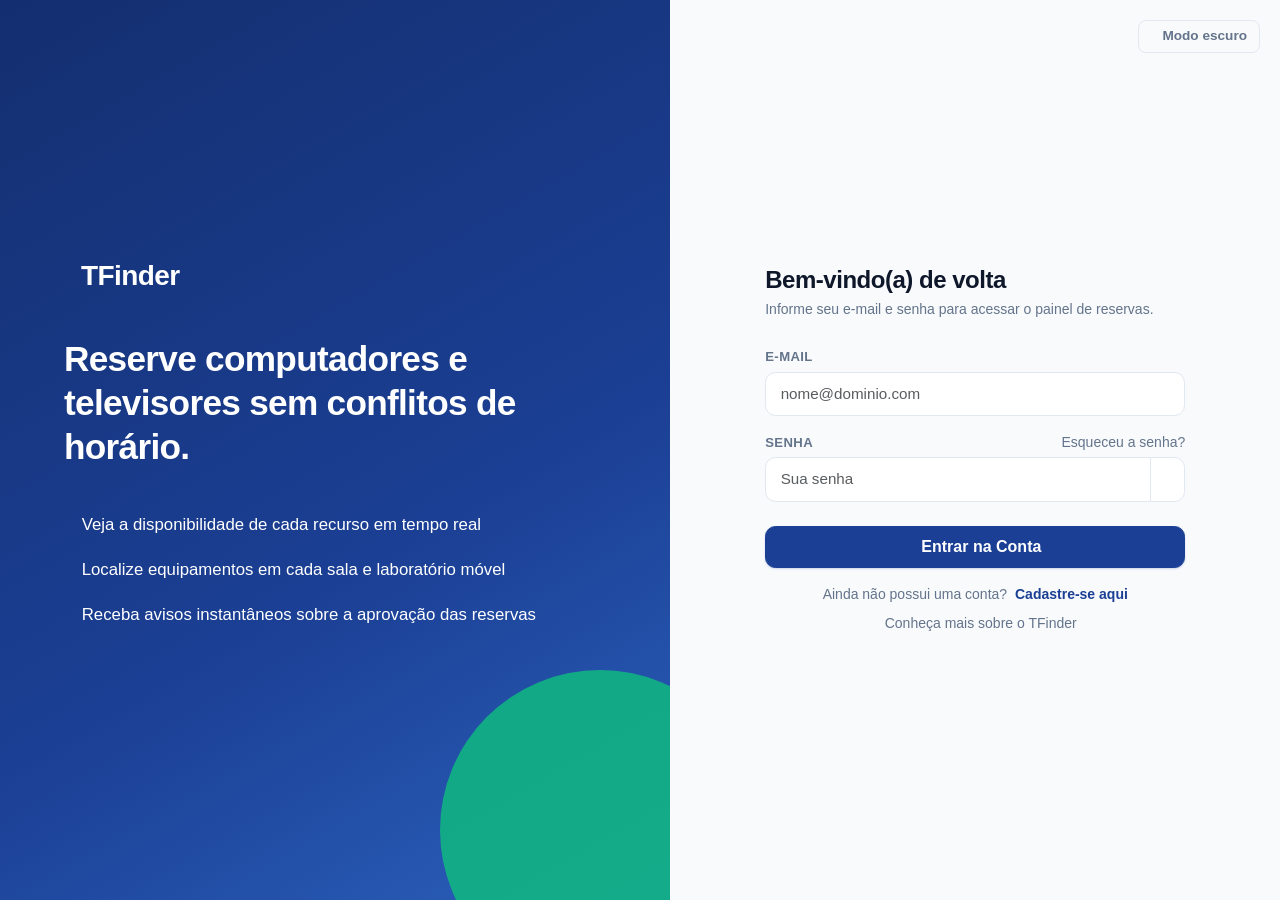
<file: frontend/index.html>
<!DOCTYPE html>
<html lang="pt-br"><head><meta charset="UTF-8"><meta http-equiv="refresh" content="0; url=login.html"><title>TFinder</title></head><body><a href="login.html">Entrar no TFinder</a></body></html>
</file>
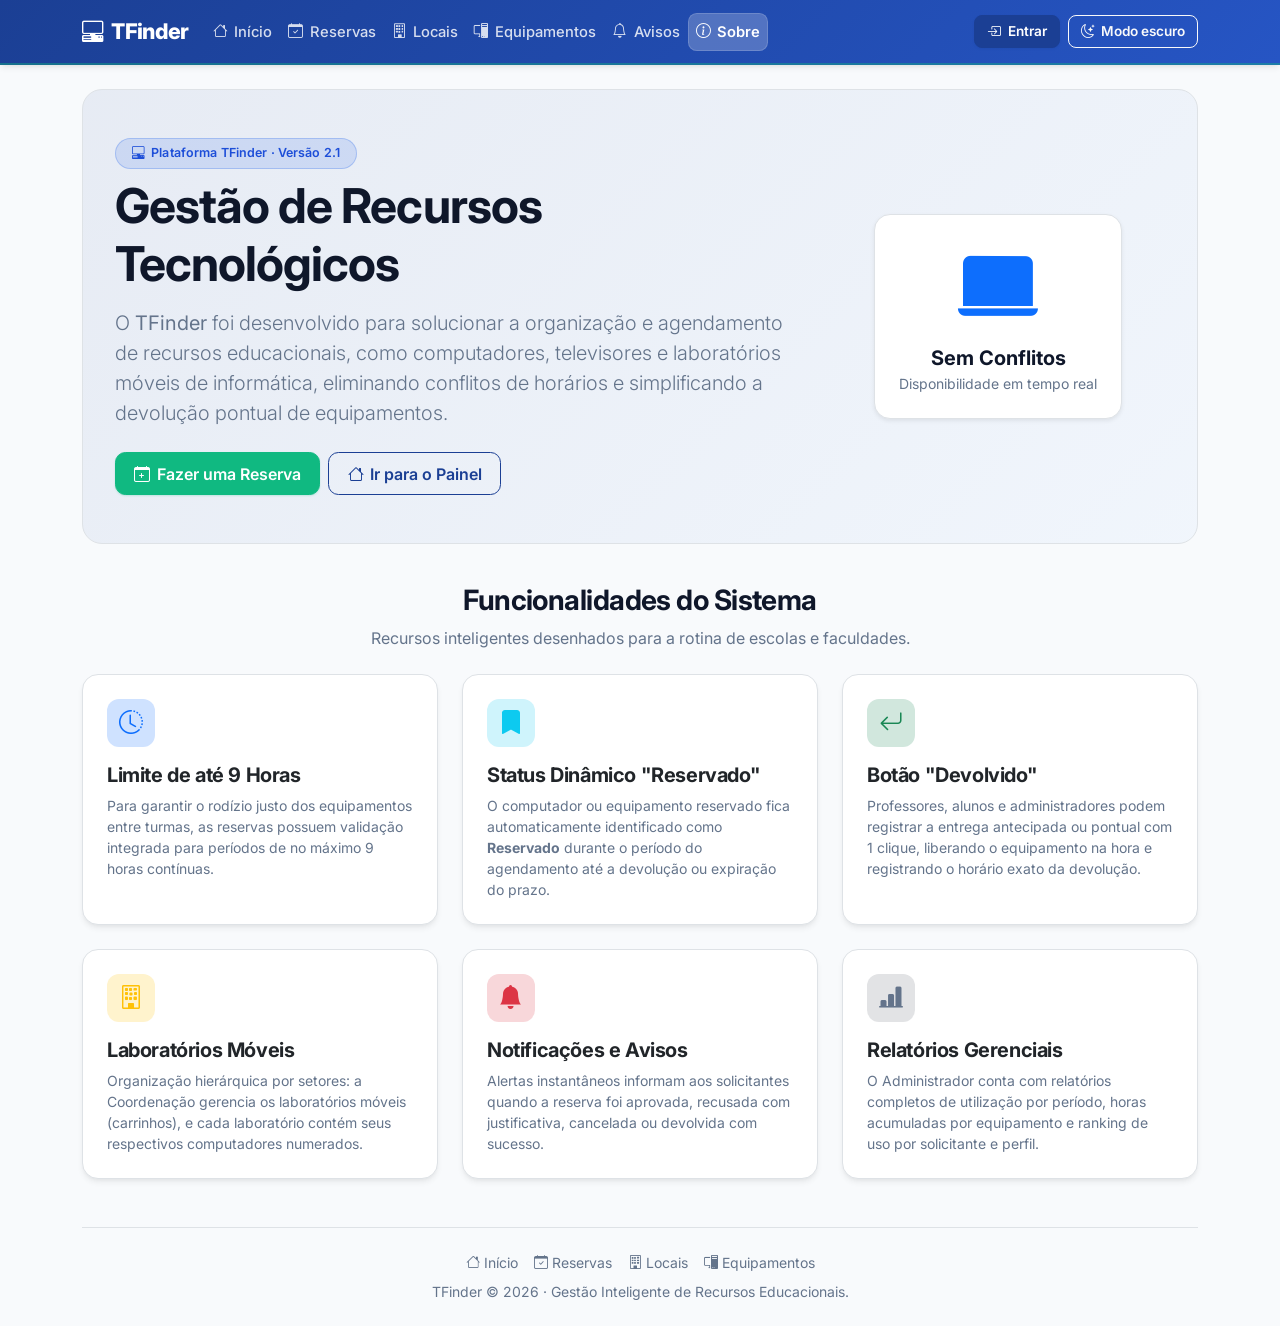
<file: frontend/about.html>
<!DOCTYPE html>
<html lang="pt-br" data-bs-theme="light">
<head>
    <meta charset="UTF-8">
    <meta name="viewport" content="width=device-width, initial-scale=1.0">
    <meta name="theme-color" content="#1B3F94">
    <title>Sobre – TFinder</title>
    <script>document.documentElement.dataset.bsTheme = localStorage.getItem("tf_tema") || "light";</script>
    <link rel="preconnect" href="https://fonts.googleapis.com">
    <link rel="preconnect" href="https://fonts.gstatic.com" crossorigin>
    <link href="https://fonts.googleapis.com/css2?family=Inter:wght@400;500;600;700;800&display=swap" rel="stylesheet">
    <link href="https://cdn.jsdelivr.net/npm/bootstrap@5.3.8/dist/css/bootstrap.min.css" rel="stylesheet" integrity="sha384-sRIl4kxILFvY47J16cr9ZwB07vP4J8+LH7qKQnuqkuIAvNWLzeN8tE5YBujZqJLB" crossorigin="anonymous">
    <link href="https://cdn.jsdelivr.net/npm/bootstrap-icons@1.11.3/font/bootstrap-icons.min.css" rel="stylesheet">
    <link href="css/style.css" rel="stylesheet">
    <style>
        .hero-sobre {
            background: linear-gradient(135deg, rgba(27, 63, 148, 0.08) 0%, rgba(13, 110, 253, 0.03) 100%);
            border: 1px solid var(--bs-border-color);
            border-radius: 1.25rem;
            padding: 3rem 2rem;
            margin-bottom: 2.5rem;
        }
        [data-bs-theme="dark"] .hero-sobre {
            background: linear-gradient(135deg, rgba(30, 75, 175, 0.2) 0%, rgba(15, 23, 42, 0.4) 100%);
        }
        .card-recurso-sobre {
            border-radius: 1rem;
            border: 1px solid var(--bs-border-color);
            transition: transform 0.2s ease, box-shadow 0.2s ease;
            height: 100%;
        }
        .card-recurso-sobre:hover {
            transform: translateY(-4px);
            box-shadow: 0 10px 25px rgba(0, 0, 0, 0.08);
        }
        .icone-recurso-sobre {
            width: 48px;
            height: 48px;
            border-radius: 0.75rem;
            display: inline-flex;
            align-items: center;
            justify-content: center;
            font-size: 1.5rem;
            margin-bottom: 1rem;
        }
    </style>
</head>
<body data-livre="1">
    <nav class="navbar navbar-expand-lg navbar-dark sticky-top">
        <div class="container">
            <a class="navbar-brand" href="dashboard.html"><i class="bi bi-pc-display-horizontal"></i> TFinder</a>
            <button class="navbar-toggler" type="button" data-bs-toggle="collapse" data-bs-target="#menu" aria-label="Abrir menu"><span class="navbar-toggler-icon"></span></button>
            <div class="collapse navbar-collapse" id="menu">
                <ul class="navbar-nav me-auto">
                    <li class="nav-item"><a class="nav-link" href="dashboard.html"><i class="bi bi-house"></i> Início</a></li>
                    <li class="nav-item"><a class="nav-link" href="reservas.html"><i class="bi bi-calendar-check"></i> Reservas</a></li>
                    <li class="nav-item"><a class="nav-link" href="locais.html"><i class="bi bi-building"></i> Locais</a></li>
                    <li class="nav-item"><a class="nav-link" href="recursos.html"><i class="bi bi-pc-display"></i> Equipamentos</a></li>
                    <li class="nav-item"><a class="nav-link" href="notificacoes.html"><i class="bi bi-bell"></i> Avisos<span id="badge" class="badge bg-success ms-1 d-none"></span></a></li>
                    <li class="nav-item so-admin"><a class="nav-link" href="usuarios.html"><i class="bi bi-people"></i> Usuários</a></li>
                    <li class="nav-item so-admin"><a class="nav-link" href="turmas.html"><i class="bi bi-mortarboard"></i> Turmas</a></li>
                    <li class="nav-item so-admin"><a class="nav-link" href="relatorios.html"><i class="bi bi-bar-chart"></i> Relatórios</a></li>
                    <li class="nav-item"><a class="nav-link active" href="about.html"><i class="bi bi-info-circle"></i> Sobre</a></li>
                </ul>
                <div class="d-flex flex-wrap align-items-center gap-2 mt-3 mt-lg-0">
                    <div id="quem"></div>
                    <div id="area-deslogado" class="d-none">
                        <a href="login.html" class="btn btn-primary btn-sm"><i class="bi bi-box-arrow-in-right"></i> Entrar</a>
                    </div>
                    <button class="btn btn-outline-light btn-sm" id="btn-tema" onclick="alternarTema()"><i class="bi bi-moon-stars"></i> Modo escuro</button>
                    <button class="btn btn-success btn-sm btn-sair-autenticado" onclick="sair()"><i class="bi bi-box-arrow-right"></i> Sair</button>
                </div>
            </div>
        </div>
    </nav>

    <main class="container py-4">
        <!-- Banner Principal -->
        <section class="hero-sobre text-center text-md-start">
            <div class="row align-items-center g-4">
                <div class="col-md-8">
                    <div class="badge badge-soft-primary px-3 py-2 mb-2 rounded-pill fs-7">
                        <i class="bi bi-pc-display-horizontal me-1"></i> Plataforma TFinder · Versão 2.1
                    </div>
                    <h1 class="display-5 fw-bold mb-3">Gestão de Recursos Tecnológicos</h1>
                    <p class="lead text-secondary mb-4">
                        O <strong>TFinder</strong> foi desenvolvido para solucionar a organização e agendamento de recursos educacionais, como computadores, televisores e laboratórios móveis de informática, eliminando conflitos de horários e simplificando a devolução pontual de equipamentos.
                    </p>
                    <div class="d-flex flex-wrap gap-2 justify-content-center justify-content-md-start">
                        <a href="reservas.html" class="btn btn-success"><i class="bi bi-calendar-plus"></i> Fazer uma Reserva</a>
                        <a href="dashboard.html" class="btn btn-outline-primary"><i class="bi bi-house"></i> Ir para o Painel</a>
                    </div>
                </div>
                <div class="col-md-4 text-center">
                    <div class="p-4 rounded-4 bg-body shadow-sm border d-inline-block">
                        <i class="bi bi-laptop-fill text-primary display-1"></i>
                        <div class="fw-bold mt-2 fs-5">Sem Conflitos</div>
                        <div class="small text-secondary">Disponibilidade em tempo real</div>
                    </div>
                </div>
            </div>
        </section>

        <!-- Seção de Recursos Principais -->
        <section class="mb-5">
            <div class="text-center mb-4">
                <h2 class="h3 fw-bold">Funcionalidades do Sistema</h2>
                <p class="text-secondary">Recursos inteligentes desenhados para a rotina de escolas e faculdades.</p>
            </div>

            <div class="row g-4">
                <div class="col-md-6 col-lg-4">
                    <div class="card card-recurso-sobre p-4">
                        <div class="icone-recurso-sobre bg-primary-subtle text-primary">
                            <i class="bi bi-clock-history"></i>
                        </div>
                        <h3 class="h5 fw-bold mb-2">Limite de até 9 Horas</h3>
                        <p class="text-secondary small mb-0">
                            Para garantir o rodízio justo dos equipamentos entre turmas, as reservas possuem validação integrada para períodos de no máximo 9 horas contínuas.
                        </p>
                    </div>
                </div>

                <div class="col-md-6 col-lg-4">
                    <div class="card card-recurso-sobre p-4">
                        <div class="icone-recurso-sobre bg-info-subtle text-info">
                            <i class="bi bi-bookmark-fill"></i>
                        </div>
                        <h3 class="h5 fw-bold mb-2">Status Dinâmico "Reservado"</h3>
                        <p class="text-secondary small mb-0">
                            O computador ou equipamento reservado fica automaticamente identificado como <strong>Reservado</strong> durante o período do agendamento até a devolução ou expiração do prazo.
                        </p>
                    </div>
                </div>

                <div class="col-md-6 col-lg-4">
                    <div class="card card-recurso-sobre p-4">
                        <div class="icone-recurso-sobre bg-success-subtle text-success">
                            <i class="bi bi-arrow-return-left"></i>
                        </div>
                        <h3 class="h5 fw-bold mb-2">Botão "Devolvido"</h3>
                        <p class="text-secondary small mb-0">
                            Professores, alunos e administradores podem registrar a entrega antecipada ou pontual com 1 clique, liberando o equipamento na hora e registrando o horário exato da devolução.
                        </p>
                    </div>
                </div>

                <div class="col-md-6 col-lg-4">
                    <div class="card card-recurso-sobre p-4">
                        <div class="icone-recurso-sobre bg-warning-subtle text-warning">
                            <i class="bi bi-building"></i>
                        </div>
                        <h3 class="h5 fw-bold mb-2">Laboratórios Móveis</h3>
                        <p class="text-secondary small mb-0">
                            Organização hierárquica por setores: a Coordenação gerencia os laboratórios móveis (carrinhos), e cada laboratório contém seus respectivos computadores numerados.
                        </p>
                    </div>
                </div>

                <div class="col-md-6 col-lg-4">
                    <div class="card card-recurso-sobre p-4">
                        <div class="icone-recurso-sobre bg-danger-subtle text-danger">
                            <i class="bi bi-bell-fill"></i>
                        </div>
                        <h3 class="h5 fw-bold mb-2">Notificações e Avisos</h3>
                        <p class="text-secondary small mb-0">
                            Alertas instantâneos informam aos solicitantes quando a reserva foi aprovada, recusada com justificativa, cancelada ou devolvida com sucesso.
                        </p>
                    </div>
                </div>

                <div class="col-md-6 col-lg-4">
                    <div class="card card-recurso-sobre p-4">
                        <div class="icone-recurso-sobre bg-secondary-subtle text-secondary">
                            <i class="bi bi-bar-chart-line-fill"></i>
                        </div>
                        <h3 class="h5 fw-bold mb-2">Relatórios Gerenciais</h3>
                        <p class="text-secondary small mb-0">
                            O Administrador conta com relatórios completos de utilização por período, horas acumuladas por equipamento e ranking de uso por solicitante e perfil.
                        </p>
                    </div>
                </div>
            </div>
        </section>

        <!-- Rodapé da Página -->
        <footer class="pt-4 mt-4 border-top text-center text-secondary small">
            <div class="d-flex flex-wrap justify-content-center gap-3 mb-2">
                <a href="dashboard.html" class="text-secondary text-decoration-none"><i class="bi bi-house"></i> Início</a>
                <a href="reservas.html" class="text-secondary text-decoration-none"><i class="bi bi-calendar-check"></i> Reservas</a>
                <a href="locais.html" class="text-secondary text-decoration-none"><i class="bi bi-building"></i> Locais</a>
                <a href="recursos.html" class="text-secondary text-decoration-none"><i class="bi bi-pc-display"></i> Equipamentos</a>
            </div>
            <div>TFinder &copy; 2026 · Gestão Inteligente de Recursos Educacionais.</div>
        </footer>
    </main>

    <div id="avisos" class="position-fixed top-0 end-0 p-3" style="z-index: 2000; width: min(380px, 100%);"></div>
    <script src="https://cdn.jsdelivr.net/npm/bootstrap@5.3.8/dist/js/bootstrap.bundle.min.js" integrity="sha384-FKyoEForCGlyvwx9Hj09JcYn3nv7wiPVlz7YYwJrWVcXK/BmnVDxM+D2scQbITxI" crossorigin="anonymous"></script>
    <script src="js/comum.js"></script>
    <script>
        // Ajuste específico de interface para visitantes não autenticados
        if (!token || !usuario) {
            const deslogado = document.getElementById("area-deslogado");
            if (deslogado) deslogado.classList.remove("d-none");
            document.querySelectorAll(".btn-sair-autenticado").forEach(b => b.classList.add("d-none"));
            document.querySelectorAll(".so-admin").forEach(el => el.classList.add("d-none"));
        }
    </script>
</body>
</html>
</file>
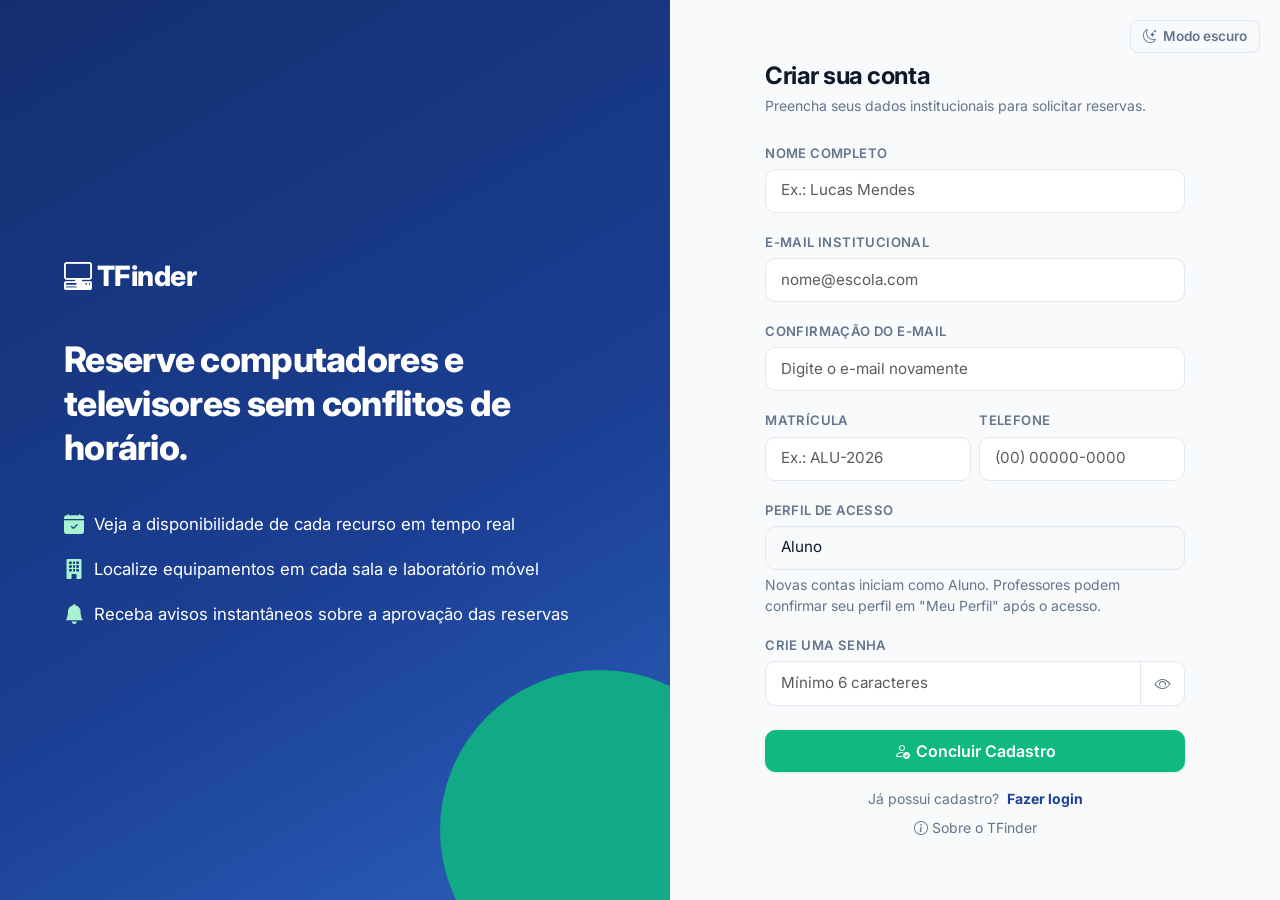
<file: frontend/cadastro.html>
<!DOCTYPE html>
<html lang="pt-br" data-bs-theme="light">
<head>
    <meta charset="UTF-8">
    <meta name="viewport" content="width=device-width, initial-scale=1.0">
    <meta name="theme-color" content="#1B3F94">
    <title>Criar conta – TFinder</title>
    <script>document.documentElement.dataset.bsTheme = localStorage.getItem("tf_tema") || "light";</script>
    <link rel="preconnect" href="https://fonts.googleapis.com">
    <link rel="preconnect" href="https://fonts.gstatic.com" crossorigin>
    <link href="https://fonts.googleapis.com/css2?family=Inter:wght@400;500;600;700;800&display=swap" rel="stylesheet">
    <link href="https://cdn.jsdelivr.net/npm/bootstrap@5.3.8/dist/css/bootstrap.min.css" rel="stylesheet" integrity="sha384-sRIl4kxILFvY47J16cr9ZwB07vP4J8+LH7qKQnuqkuIAvNWLzeN8tE5YBujZqJLB" crossorigin="anonymous">
    <link href="https://cdn.jsdelivr.net/npm/bootstrap-icons@1.11.3/font/bootstrap-icons.min.css" rel="stylesheet">
    <link href="css/style.css" rel="stylesheet">
</head>
<body data-publica="1">
    <div class="auth-grade">
        <aside class="auth-marca">
            <div class="auth-logo-claro"><i class="bi bi-pc-display-horizontal"></i> TFinder</div>
            <h2>Reserve computadores e televisores sem conflitos de horário.</h2>
            <ul>
                <li><i class="bi bi-calendar-check-fill"></i> Veja a disponibilidade de cada recurso em tempo real</li>
                <li><i class="bi bi-building-fill"></i> Localize equipamentos em cada sala e laboratório móvel</li>
                <li><i class="bi bi-bell-fill"></i> Receba avisos instantâneos sobre a aprovação das reservas</li>
            </ul>
        </aside>
        <section class="auth-form">
            <button class="btn btn-sm btn-outline-secondary tema-flutuante" onclick="alternarTema()">
                <i class="bi bi-moon-stars"></i> Modo escuro
            </button>
            <div class="auth-caixa">
                <div class="auth-logo"><i class="bi bi-pc-display-horizontal"></i> TFinder</div>
                <h2 class="h4 mb-1 fw-bold">Criar sua conta</h2>
                <p class="text-secondary mb-4 small">Preencha seus dados institucionais para solicitar reservas.</p>
                
                <form id="f-cadastro">
                    <div class="mb-3">
                        <label class="form-label">Nome Completo</label>
                        <input class="form-control" name="nome" placeholder="Ex.: Lucas Mendes" required autocomplete="name">
                    </div>
                    
                    <div class="mb-3">
                        <label class="form-label">E-mail Institucional</label>
                        <input class="form-control" type="email" name="email" placeholder="nome@escola.com" inputmode="email" required pattern="[^@\s]+@[^@\s]+\.[^@\s]{2,}" maxlength="120" autocomplete="username">
                    </div>
                    
                    <div class="mb-3">
                        <label class="form-label">Confirmação do E-mail</label>
                        <input class="form-control" type="email" name="email2" placeholder="Digite o e-mail novamente" inputmode="email" required pattern="[^@\s]+@[^@\s]+\.[^@\s]{2,}" maxlength="120">
                    </div>
                    
                    <div class="row g-2 mb-3">
                        <div class="col-6">
                            <label class="form-label">Matrícula</label>
                            <input class="form-control" name="matricula" placeholder="Ex.: ALU-2026" required>
                        </div>
                        <div class="col-6">
                            <label class="form-label">Telefone</label>
                            <input class="form-control" name="telefone" type="tel" placeholder="(00) 00000-0000" inputmode="tel">
                        </div>
                    </div>
                    
                    <div class="mb-3">
                        <label class="form-label">Perfil de Acesso</label>
                        <input class="form-control bg-body-tertiary" value="Aluno" readonly tabindex="-1">
                        <input type="hidden" name="tipo" value="Aluno">
                        <div class="form-text small text-secondary">Novas contas iniciam como Aluno. Professores podem confirmar seu perfil em "Meu Perfil" após o acesso.</div>
                    </div>
                    
                    <div class="mb-4">
                        <label class="form-label">Crie uma Senha</label>
                        <div class="input-group">
                            <input class="form-control" type="password" name="senha" placeholder="Mínimo 6 caracteres" autocomplete="new-password" required minlength="6">
                            <button class="btn btn-outline-secondary btn-toggle-senha" type="button"><i class="bi bi-eye"></i></button>
                        </div>
                    </div>
                    
                    <button class="btn btn-success w-100 py-2" type="submit" id="btn-cadastrar">
                        <i class="bi bi-person-check"></i> Concluir Cadastro
                    </button>
                    
                    <div class="text-center mt-3 small">
                        <span class="text-secondary">Já possui cadastro?</span>
                        <a href="login.html" class="fw-bold ms-1">Fazer login</a>
                    </div>

                    <div class="text-center mt-2 small">
                        <a href="about.html" class="text-secondary text-decoration-none"><i class="bi bi-info-circle"></i> Sobre o TFinder</a>
                    </div>
                </form>
            </div>
        </section>
    </div>
    <div id="avisos" class="position-fixed top-0 end-0 p-3" style="z-index: 2000; width: min(380px, 100%);"></div>
    <script src="https://cdn.jsdelivr.net/npm/bootstrap@5.3.8/dist/js/bootstrap.bundle.min.js" integrity="sha384-FKyoEForCGlyvwx9Hj09JcYn3nv7wiPVlz7YYwJrWVcXK/BmnVDxM+D2scQbITxI" crossorigin="anonymous"></script>
    <script src="js/comum.js"></script>
    <script src="js/cadastro.js"></script>
</body>
</html>
</file>
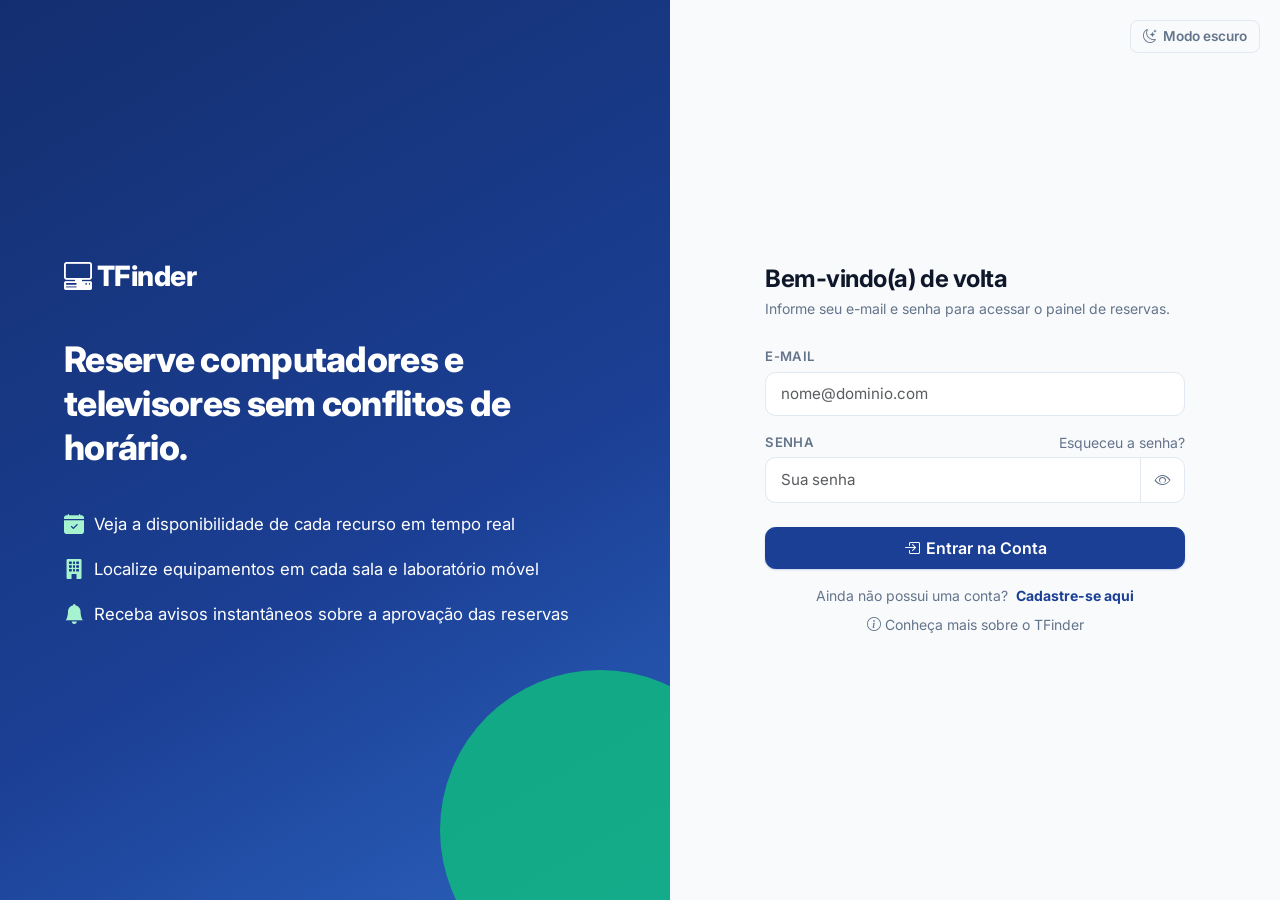
<file: frontend/dashboard.html>
<!DOCTYPE html>
<html lang="pt-br" data-bs-theme="light">
<head>
    <meta charset="UTF-8">
    <meta name="viewport" content="width=device-width, initial-scale=1.0">
    <meta name="theme-color" content="#1B3F94">
    <title>Início – TFinder</title>
    <script>document.documentElement.dataset.bsTheme = localStorage.getItem("tf_tema") || "light";</script>
    <link rel="preconnect" href="https://fonts.googleapis.com">
    <link rel="preconnect" href="https://fonts.gstatic.com" crossorigin>
    <link href="https://fonts.googleapis.com/css2?family=Inter:wght@400;500;600;700;800&display=swap" rel="stylesheet">
    <link href="https://cdn.jsdelivr.net/npm/bootstrap@5.3.8/dist/css/bootstrap.min.css" rel="stylesheet" integrity="sha384-sRIl4kxILFvY47J16cr9ZwB07vP4J8+LH7qKQnuqkuIAvNWLzeN8tE5YBujZqJLB" crossorigin="anonymous">
    <link href="https://cdn.jsdelivr.net/npm/bootstrap-icons@1.11.3/font/bootstrap-icons.min.css" rel="stylesheet">
    <link href="css/style.css" rel="stylesheet">
</head>
<body data-pagina="dashboard">
    <nav class="navbar navbar-expand-lg navbar-dark sticky-top">
        <div class="container">
            <a class="navbar-brand" href="dashboard.html"><i class="bi bi-pc-display-horizontal"></i> TFinder</a>
            <button class="navbar-toggler" type="button" data-bs-toggle="collapse" data-bs-target="#menu" aria-label="Abrir menu"><span class="navbar-toggler-icon"></span></button>
            <div class="collapse navbar-collapse" id="menu">
                <ul class="navbar-nav me-auto">
                    <li class="nav-item"><a class="nav-link active" href="dashboard.html"><i class="bi bi-house"></i> Início</a></li>
                    <li class="nav-item"><a class="nav-link" href="reservas.html"><i class="bi bi-calendar-check"></i> Reservas</a></li>
                    <li class="nav-item"><a class="nav-link" href="locais.html"><i class="bi bi-building"></i> Locais</a></li>
                    <li class="nav-item"><a class="nav-link" href="recursos.html"><i class="bi bi-pc-display"></i> Equipamentos</a></li>
                    <li class="nav-item"><a class="nav-link" href="notificacoes.html"><i class="bi bi-bell"></i> Avisos<span id="badge" class="badge bg-success ms-1 d-none"></span></a></li>
                    <li class="nav-item so-admin"><a class="nav-link" href="usuarios.html"><i class="bi bi-people"></i> Usuários</a></li>
                    <li class="nav-item so-admin"><a class="nav-link" href="turmas.html"><i class="bi bi-mortarboard"></i> Turmas</a></li>
                    <li class="nav-item so-admin"><a class="nav-link" href="relatorios.html"><i class="bi bi-bar-chart"></i> Relatórios</a></li>
                    <li class="nav-item"><a class="nav-link" href="about.html"><i class="bi bi-info-circle"></i> Sobre</a></li>
                </ul>
                <div class="d-flex flex-wrap align-items-center gap-2 mt-3 mt-lg-0">
                    <div id="quem"></div>
                    <button class="btn btn-outline-light btn-sm" id="btn-tema" onclick="alternarTema()"><i class="bi bi-moon-stars"></i> Modo escuro</button>
                    <button class="btn btn-success btn-sm" onclick="sair()"><i class="bi bi-box-arrow-right"></i> Sair</button>
                </div>
            </div>
        </div>
    </nav>

    <main class="container py-4">
        <div class="pagina-cab d-flex flex-wrap justify-content-between align-items-center gap-3">
            <div>
                <h1>Olá, <span id="nome"></span></h1>
                <p>Resumo dos equipamentos e das reservas agendadas.</p>
            </div>
            <div class="d-flex gap-2">
                <a class="btn btn-outline-primary" href="locais.html"><i class="bi bi-building"></i> Ver Locais</a>
                <a class="btn btn-success" href="reservas.html"><i class="bi bi-plus-lg"></i> Nova reserva</a>
            </div>
        </div>

        <div class="row g-3 mb-4">
            <div class="col-6 col-md-4 col-xl">
                <div class="card stat">
                    <div class="ic"><i class="bi bi-pc-display"></i></div>
                    <div>
                        <div class="num" id="n-recursos">–</div>
                        <div class="rot">Equipamentos</div>
                    </div>
                </div>
            </div>
            <div class="col-6 col-md-4 col-xl">
                <div class="card stat">
                    <div class="ic verde"><i class="bi bi-check-circle"></i></div>
                    <div>
                        <div class="num" id="n-disponiveis">–</div>
                        <div class="rot">Disponíveis</div>
                    </div>
                </div>
            </div>
            <div class="col-6 col-md-4 col-xl">
                <div class="card stat">
                    <div class="ic"><i class="bi bi-calendar-event"></i></div>
                    <div>
                        <div class="num" id="n-futuras">–</div>
                        <div class="rot">Reservas futuras</div>
                    </div>
                </div>
            </div>
            <div class="col-6 col-md-6 col-xl">
                <div class="card stat">
                    <div class="ic verde"><i class="bi bi-hourglass-split"></i></div>
                    <div>
                        <div class="num" id="n-pendentes">–</div>
                        <div class="rot" id="rot-pendentes">Aguardando aprovação</div>
                    </div>
                </div>
            </div>
            <div class="col-12 col-md-6 col-xl so-admin">
                <div class="card stat">
                    <div class="ic"><i class="bi bi-people"></i></div>
                    <div>
                        <div class="num" id="n-usuarios">–</div>
                        <div class="rot">Usuários cadastrados</div>
                    </div>
                </div>
            </div>
        </div>

        <div class="d-flex justify-content-between align-items-center mb-3">
            <h2 class="h5 m-0"><i class="bi bi-clock-history me-1 text-primary"></i> Próximas reservas</h2>
            <a href="reservas.html" class="small fw-semibold">Ver todas <i class="bi bi-arrow-right"></i></a>
        </div>

        <div class="card card-tabela">
            <div class="table-responsive">
                <table class="table table-hover align-middle mb-0 tabela-cartoes">
                    <thead>
                        <tr>
                            <th>Recurso</th>
                            <th>Data</th>
                            <th>Horário</th>
                            <th>Responsável</th>
                            <th>Turma</th>
                            <th>Status</th>
                        </tr>
                    </thead>
                    <tbody id="proximas"></tbody>
                </table>
            </div>
        </div>
    </main>

    <div id="avisos" class="position-fixed top-0 end-0 p-3" style="z-index: 2000; width: min(380px, 100%);"></div>
    <script src="https://cdn.jsdelivr.net/npm/bootstrap@5.3.8/dist/js/bootstrap.bundle.min.js" integrity="sha384-FKyoEForCGlyvwx9Hj09JcYn3nv7wiPVlz7YYwJrWVcXK/BmnVDxM+D2scQbITxI" crossorigin="anonymous"></script>
    <script src="js/comum.js"></script>
    <script src="js/dashboard.js"></script>
</body>
</html>
</file>
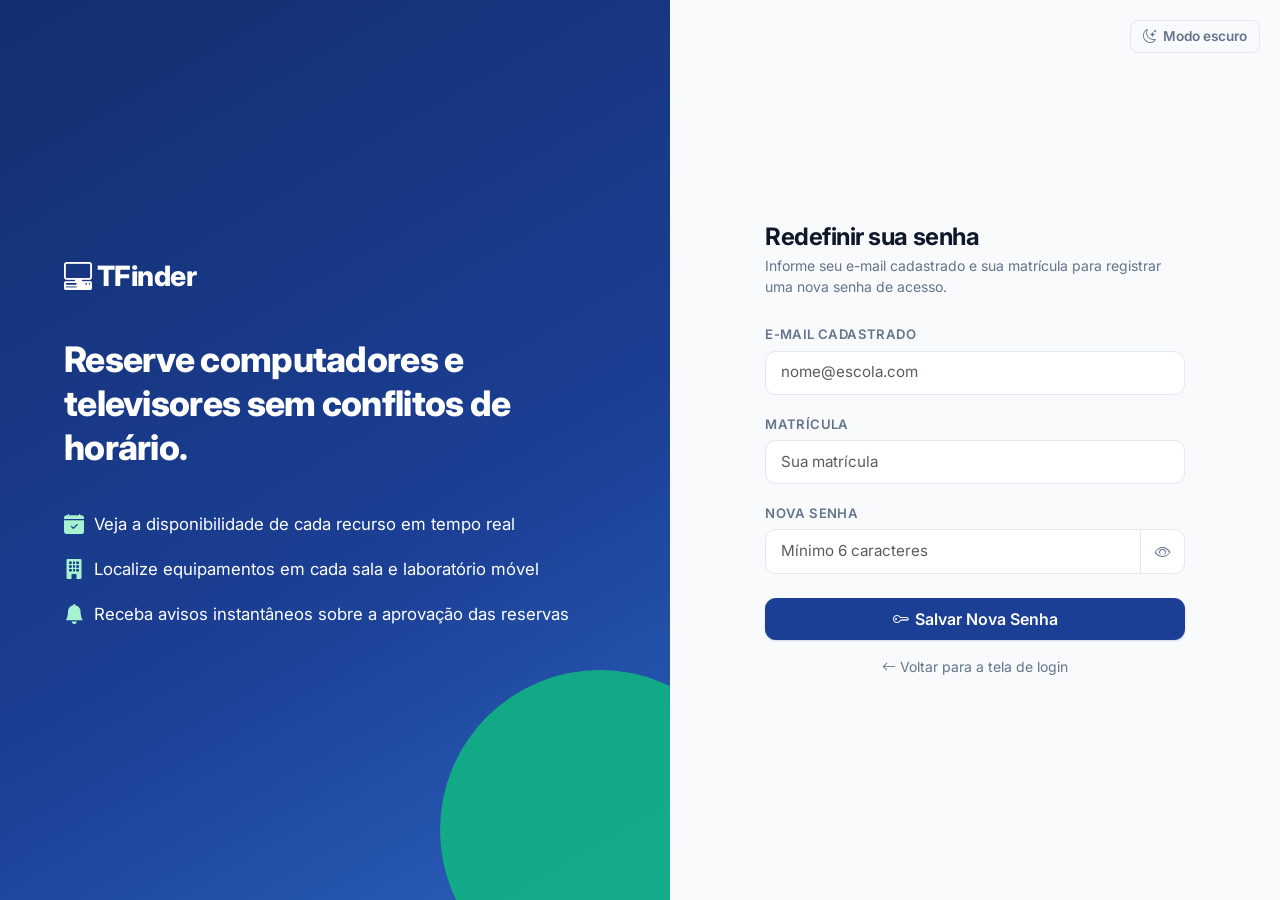
<file: frontend/esqueci-senha.html>
<!DOCTYPE html>
<html lang="pt-br" data-bs-theme="light">
<head>
    <meta charset="UTF-8">
    <meta name="viewport" content="width=device-width, initial-scale=1.0">
    <meta name="theme-color" content="#1B3F94">
    <title>Esqueceu a senha – TFinder</title>
    <script>document.documentElement.dataset.bsTheme = localStorage.getItem("tf_tema") || "light";</script>
    <link rel="preconnect" href="https://fonts.googleapis.com">
    <link rel="preconnect" href="https://fonts.gstatic.com" crossorigin>
    <link href="https://fonts.googleapis.com/css2?family=Inter:wght@400;500;600;700;800&display=swap" rel="stylesheet">
    <link href="https://cdn.jsdelivr.net/npm/bootstrap@5.3.8/dist/css/bootstrap.min.css" rel="stylesheet" integrity="sha384-sRIl4kxILFvY47J16cr9ZwB07vP4J8+LH7qKQnuqkuIAvNWLzeN8tE5YBujZqJLB" crossorigin="anonymous">
    <link href="https://cdn.jsdelivr.net/npm/bootstrap-icons@1.11.3/font/bootstrap-icons.min.css" rel="stylesheet">
    <link href="css/style.css" rel="stylesheet">
</head>
<body data-publica="1">
    <div class="auth-grade">
        <aside class="auth-marca">
            <div class="auth-logo-claro"><i class="bi bi-pc-display-horizontal"></i> TFinder</div>
            <h2>Reserve computadores e televisores sem conflitos de horário.</h2>
            <ul>
                <li><i class="bi bi-calendar-check-fill"></i> Veja a disponibilidade de cada recurso em tempo real</li>
                <li><i class="bi bi-building-fill"></i> Localize equipamentos em cada sala e laboratório móvel</li>
                <li><i class="bi bi-bell-fill"></i> Receba avisos instantâneos sobre a aprovação das reservas</li>
            </ul>
        </aside>
        <section class="auth-form">
            <button class="btn btn-sm btn-outline-secondary tema-flutuante" onclick="alternarTema()">
                <i class="bi bi-moon-stars"></i> Modo escuro
            </button>
            <div class="auth-caixa">
                <div class="auth-logo"><i class="bi bi-pc-display-horizontal"></i> TFinder</div>
                <h2 class="h4 mb-1 fw-bold">Redefinir sua senha</h2>
                <p class="text-secondary mb-4 small">Informe seu e-mail cadastrado e sua matrícula para registrar uma nova senha de acesso.</p>
                
                <form id="f-esqueci">
                    <div class="mb-3">
                        <label class="form-label">E-mail Cadastrado</label>
                        <input class="form-control" type="email" name="email" placeholder="nome@escola.com" inputmode="email" required pattern="[^@\s]+@[^@\s]+\.[^@\s]{2,}" maxlength="120">
                    </div>
                    
                    <div class="mb-3">
                        <label class="form-label">Matrícula</label>
                        <input class="form-control" name="matricula" placeholder="Sua matrícula" required>
                    </div>
                    
                    <div class="mb-4">
                        <label class="form-label">Nova Senha</label>
                        <div class="input-group">
                            <input class="form-control" type="password" name="nova_senha" placeholder="Mínimo 6 caracteres" autocomplete="new-password" required minlength="6">
                            <button class="btn btn-outline-secondary btn-toggle-senha" type="button"><i class="bi bi-eye"></i></button>
                        </div>
                    </div>
                    
                    <button class="btn btn-primary w-100 py-2" type="submit" id="btn-redefinir">
                        <i class="bi bi-key"></i> Salvar Nova Senha
                    </button>
                    
                    <div class="text-center mt-3 small">
                        <a href="login.html" class="text-secondary"><i class="bi bi-arrow-left"></i> Voltar para a tela de login</a>
                    </div>
                </form>
            </div>
        </section>
    </div>
    <div id="avisos" class="position-fixed top-0 end-0 p-3" style="z-index: 2000; width: min(380px, 100%);"></div>
    <script src="https://cdn.jsdelivr.net/npm/bootstrap@5.3.8/dist/js/bootstrap.bundle.min.js" integrity="sha384-FKyoEForCGlyvwx9Hj09JcYn3nv7wiPVlz7YYwJrWVcXK/BmnVDxM+D2scQbITxI" crossorigin="anonymous"></script>
    <script src="js/comum.js"></script>
    <script src="js/esqueci.js"></script>
</body>
</html>
</file>
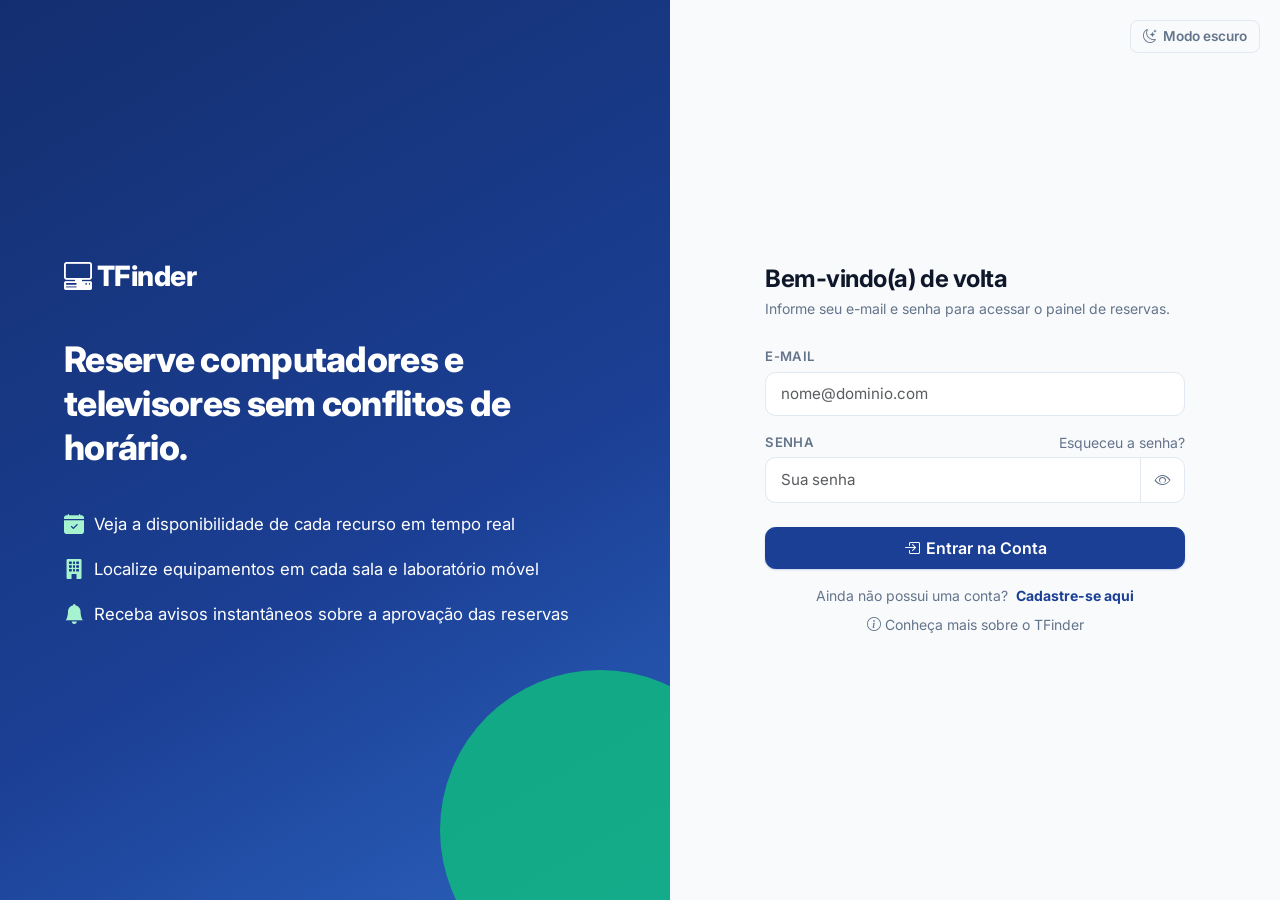
<file: frontend/locais.html>
<!DOCTYPE html>
<html lang="pt-br" data-bs-theme="light">
<head>
    <meta charset="UTF-8">
    <meta name="viewport" content="width=device-width, initial-scale=1.0">
    <meta name="theme-color" content="#1B3F94">
    <title>Locais – TFinder</title>
    <script>document.documentElement.dataset.bsTheme = localStorage.getItem("tf_tema") || "light";</script>
    <link rel="preconnect" href="https://fonts.googleapis.com">
    <link rel="preconnect" href="https://fonts.gstatic.com" crossorigin>
    <link href="https://fonts.googleapis.com/css2?family=Inter:wght@400;500;600;700;800&display=swap" rel="stylesheet">
    <link href="https://cdn.jsdelivr.net/npm/bootstrap@5.3.8/dist/css/bootstrap.min.css" rel="stylesheet" integrity="sha384-sRIl4kxILFvY47J16cr9ZwB07vP4J8+LH7qKQnuqkuIAvNWLzeN8tE5YBujZqJLB" crossorigin="anonymous">
    <link href="https://cdn.jsdelivr.net/npm/bootstrap-icons@1.11.3/font/bootstrap-icons.min.css" rel="stylesheet">
    <link href="css/style.css" rel="stylesheet">
</head>
<body data-pagina="locais">
    <nav class="navbar navbar-expand-lg navbar-dark sticky-top">
        <div class="container">
            <a class="navbar-brand" href="dashboard.html"><i class="bi bi-pc-display-horizontal"></i> TFinder</a>
            <button class="navbar-toggler" type="button" data-bs-toggle="collapse" data-bs-target="#menu" aria-label="Abrir menu"><span class="navbar-toggler-icon"></span></button>
            <div class="collapse navbar-collapse" id="menu">
                <ul class="navbar-nav me-auto">
                    <li class="nav-item"><a class="nav-link" href="dashboard.html"><i class="bi bi-house"></i> Início</a></li>
                    <li class="nav-item"><a class="nav-link" href="reservas.html"><i class="bi bi-calendar-check"></i> Reservas</a></li>
                    <li class="nav-item"><a class="nav-link active" href="locais.html"><i class="bi bi-building"></i> Locais</a></li>
                    <li class="nav-item"><a class="nav-link" href="recursos.html"><i class="bi bi-pc-display"></i> Equipamentos</a></li>
                    <li class="nav-item"><a class="nav-link" href="notificacoes.html"><i class="bi bi-bell"></i> Avisos<span id="badge" class="badge bg-success ms-1 d-none"></span></a></li>
                    <li class="nav-item so-admin"><a class="nav-link" href="usuarios.html"><i class="bi bi-people"></i> Usuários</a></li>
                    <li class="nav-item so-admin"><a class="nav-link" href="turmas.html"><i class="bi bi-mortarboard"></i> Turmas</a></li>
                    <li class="nav-item so-admin"><a class="nav-link" href="relatorios.html"><i class="bi bi-bar-chart"></i> Relatórios</a></li>
                    <li class="nav-item"><a class="nav-link" href="about.html"><i class="bi bi-info-circle"></i> Sobre</a></li>
                </ul>
                <div class="d-flex flex-wrap align-items-center gap-2 mt-3 mt-lg-0">
                    <div id="quem"></div>
                    <button class="btn btn-outline-light btn-sm" id="btn-tema" onclick="alternarTema()"><i class="bi bi-moon-stars"></i> Modo escuro</button>
                    <button class="btn btn-success btn-sm" onclick="sair()"><i class="bi bi-box-arrow-right"></i> Sair</button>
                </div>
            </div>
        </div>
    </nav>

    <main class="container py-4">
        <div class="pagina-cab d-flex flex-wrap justify-content-between align-items-center gap-3">
            <div>
                <h1>Locais e Espaços Físicos</h1>
                <p>Navegue pelos setores da escola e veja os equipamentos e laboratórios de cada local.</p>
            </div>
        </div>

        <form id="f-crud" class="card p-3 p-md-4 mb-4 so-admin">
            <input type="hidden" name="__id">
            <h2 class="h5 mb-3 d-flex align-items-center gap-2" id="crud-titulo">
                <i class="bi bi-building-add text-primary"></i> Novo local
            </h2>
            <div class="row g-3">
                <div class="col-12 col-md-4">
                    <label class="form-label">Nome do Local</label>
                    <input class="form-control" type="text" name="nome" placeholder="Ex.: Laboratório 1, Sala 204" required autocomplete="off">
                </div>
                <div class="col-6 col-md-4">
                    <label class="form-label">Tipo de Local</label>
                    <select class="form-select" name="tipo">
                        <option>Coordenação</option>
                        <option>Laboratório móvel</option>
                        <option>Sala</option>
                        <option>Outro</option>
                    </select>
                </div>
                <div class="col-6 col-md-4">
                    <label class="form-label">Fica Dentro de (Opcional)</label>
                    <select class="form-select" name="id_local_pai" data-fonte="locais:id_local:nome">
                        <option value="">— Nenhum (Local Principal) —</option>
                    </select>
                </div>
                <div class="col-6 col-md-6">
                    <label class="form-label">Bloco / Pavilhão</label>
                    <input class="form-control" type="text" name="bloco" placeholder="Ex.: Bloco A, 2º Andar" autocomplete="off">
                </div>
                <div class="col-6 col-md-6">
                    <label class="form-label">Capacidade (Lugares)</label>
                    <input class="form-control" type="number" name="capacidade" placeholder="Ex.: 35" autocomplete="off" min="0">
                </div>
            </div>
            <div class="mt-4 d-flex gap-2">
                <button class="btn btn-primary" type="submit" id="crud-salvar"><i class="bi bi-check-lg"></i> Cadastrar Local</button>
                <button class="btn btn-outline-secondary d-none" type="button" id="crud-cancelar">Cancelar edição</button>
            </div>
        </form>

        <div class="barra-ferramentas">
            <div class="busca">
                <i class="bi bi-search"></i>
                <input class="form-control" id="busca" placeholder="Pesquisar por nome do local, bloco ou tipo...">
            </div>
        </div>

        <div class="card card-tabela">
            <div class="table-responsive">
                <table class="table table-hover align-middle mb-0 tabela-cartoes">
                    <thead>
                        <tr>
                            <th>Local</th>
                            <th>Tipo</th>
                            <th>Dentro de</th>
                            <th>Bloco</th>
                            <th>Equipamentos</th>
                            <th>Locais internos</th>
                            <th class="text-end">Ações</th>
                        </tr>
                    </thead>
                    <tbody id="linhas"></tbody>
                </table>
            </div>
        </div>
    </main>

    <div id="avisos" class="position-fixed top-0 end-0 p-3" style="z-index: 2000; width: min(380px, 100%);"></div>
    <script src="https://cdn.jsdelivr.net/npm/bootstrap@5.3.8/dist/js/bootstrap.bundle.min.js" integrity="sha384-FKyoEForCGlyvwx9Hj09JcYn3nv7wiPVlz7YYwJrWVcXK/BmnVDxM+D2scQbITxI" crossorigin="anonymous"></script>
    <script src="js/comum.js"></script>
    <script src="js/crud.js"></script>
    <script src="js/locais.js"></script>
</body>
</html>
</file>
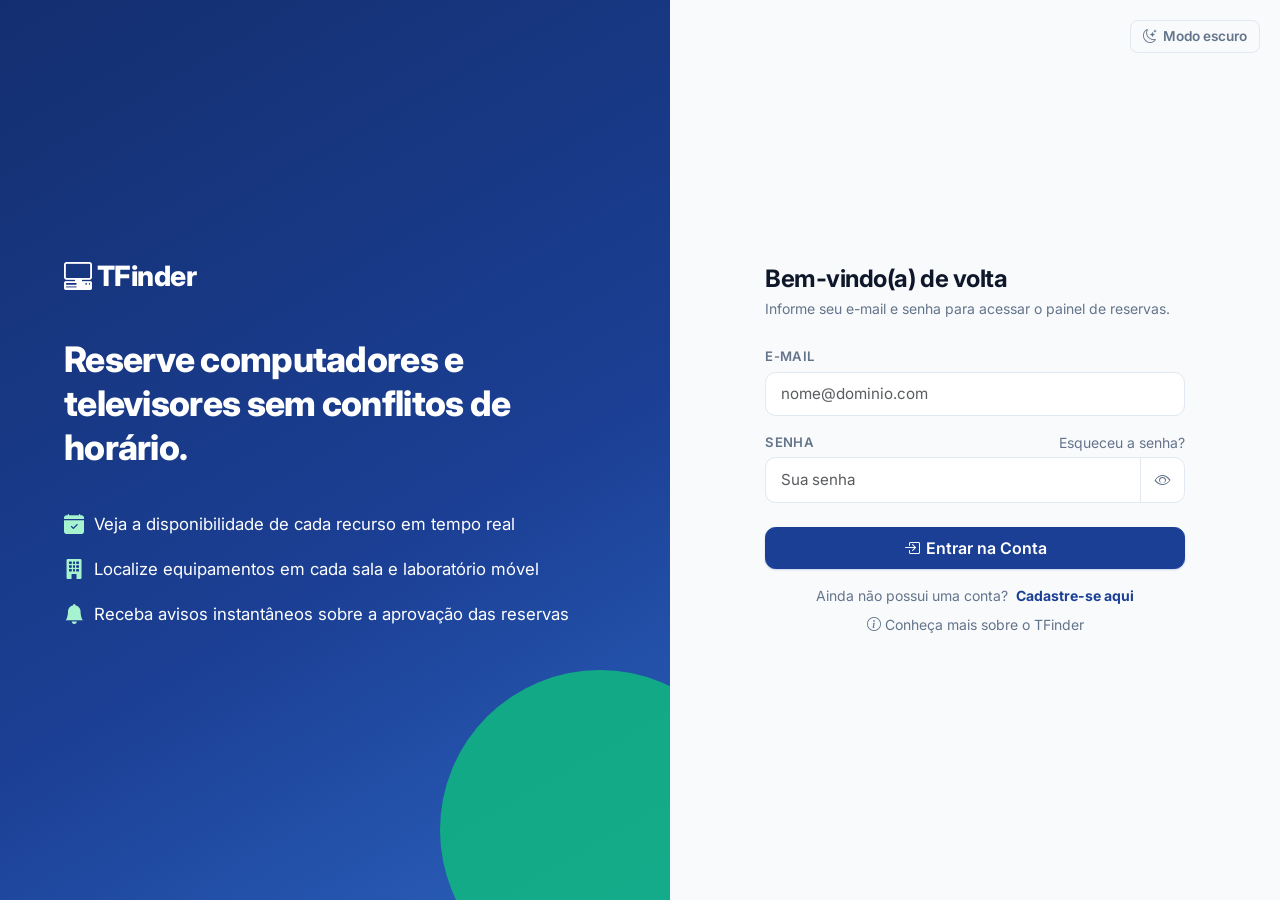
<file: frontend/local.html>
<!DOCTYPE html>
<html lang="pt-br" data-bs-theme="light">
<head>
    <meta charset="UTF-8">
    <meta name="viewport" content="width=device-width, initial-scale=1.0">
    <meta name="theme-color" content="#1B3F94">
    <title>Detalhes do Local – TFinder</title>
    <script>document.documentElement.dataset.bsTheme = localStorage.getItem("tf_tema") || "light";</script>
    <link rel="preconnect" href="https://fonts.googleapis.com">
    <link rel="preconnect" href="https://fonts.gstatic.com" crossorigin>
    <link href="https://fonts.googleapis.com/css2?family=Inter:wght@400;500;600;700;800&display=swap" rel="stylesheet">
    <link href="https://cdn.jsdelivr.net/npm/bootstrap@5.3.8/dist/css/bootstrap.min.css" rel="stylesheet" integrity="sha384-sRIl4kxILFvY47J16cr9ZwB07vP4J8+LH7qKQnuqkuIAvNWLzeN8tE5YBujZqJLB" crossorigin="anonymous">
    <link href="https://cdn.jsdelivr.net/npm/bootstrap-icons@1.11.3/font/bootstrap-icons.min.css" rel="stylesheet">
    <link href="css/style.css" rel="stylesheet">
</head>
<body data-pagina="local">
    <nav class="navbar navbar-expand-lg navbar-dark sticky-top">
        <div class="container">
            <a class="navbar-brand" href="dashboard.html"><i class="bi bi-pc-display-horizontal"></i> TFinder</a>
            <button class="navbar-toggler" type="button" data-bs-toggle="collapse" data-bs-target="#menu" aria-label="Abrir menu"><span class="navbar-toggler-icon"></span></button>
            <div class="collapse navbar-collapse" id="menu">
                <ul class="navbar-nav me-auto">
                    <li class="nav-item"><a class="nav-link" href="dashboard.html"><i class="bi bi-house"></i> Início</a></li>
                    <li class="nav-item"><a class="nav-link" href="reservas.html"><i class="bi bi-calendar-check"></i> Reservas</a></li>
                    <li class="nav-item"><a class="nav-link active" href="locais.html"><i class="bi bi-building"></i> Locais</a></li>
                    <li class="nav-item"><a class="nav-link" href="recursos.html"><i class="bi bi-pc-display"></i> Equipamentos</a></li>
                    <li class="nav-item"><a class="nav-link" href="notificacoes.html"><i class="bi bi-bell"></i> Avisos<span id="badge" class="badge bg-success ms-1 d-none"></span></a></li>
                    <li class="nav-item so-admin"><a class="nav-link" href="usuarios.html"><i class="bi bi-people"></i> Usuários</a></li>
                    <li class="nav-item so-admin"><a class="nav-link" href="turmas.html"><i class="bi bi-mortarboard"></i> Turmas</a></li>
                    <li class="nav-item so-admin"><a class="nav-link" href="relatorios.html"><i class="bi bi-bar-chart"></i> Relatórios</a></li>
                    <li class="nav-item"><a class="nav-link" href="about.html"><i class="bi bi-info-circle"></i> Sobre</a></li>
                </ul>
                <div class="d-flex flex-wrap align-items-center gap-2 mt-3 mt-lg-0">
                    <div id="quem"></div>
                    <button class="btn btn-outline-light btn-sm" id="btn-tema" onclick="alternarTema()"><i class="bi bi-moon-stars"></i> Modo escuro</button>
                    <button class="btn btn-success btn-sm" onclick="sair()"><i class="bi bi-box-arrow-right"></i> Sair</button>
                </div>
            </div>
        </div>
    </nav>

    <main class="container py-4">
        <nav aria-label="Você está em">
            <ol class="breadcrumb">
                <li class="breadcrumb-item"><a href="locais.html"><i class="bi bi-arrow-left"></i> Todos os Locais</a></li>
                <li class="breadcrumb-item d-none" id="bc-pai"></li>
                <li class="breadcrumb-item active" id="bc-nome"></li>
            </ol>
        </nav>

        <div class="pagina-cab d-flex flex-wrap justify-content-between align-items-center gap-3">
            <div>
                <h1 id="l-nome" class="d-flex align-items-center gap-2"></h1>
                <div id="l-info" class="mt-2 d-flex flex-wrap align-items-center gap-2"></div>
            </div>
            <a class="btn btn-primary so-admin" id="add-equip" href="recursos.html"><i class="bi bi-plus-lg"></i> Adicionar equipamento aqui</a>
        </div>

        <section id="sec-sub" class="d-none mb-4">
            <h2 class="h5 mb-3" id="sub-titulo"><i class="bi bi-diagram-2 text-primary me-1"></i> Sublocais internos</h2>
            <div class="row g-3" id="sublocais"></div>
        </section>

        <section>
            <h2 class="h5 mb-3" id="equip-titulo"><i class="bi bi-pc-display text-primary me-1"></i> Equipamentos neste local</h2>
            <div class="card card-tabela">
                <div class="table-responsive">
                    <table class="table table-hover align-middle mb-0 tabela-cartoes">
                        <thead>
                            <tr>
                                <th>Equipamento</th>
                                <th>Tipo</th>
                                <th>Patrimônio</th>
                                <th>Status</th>
                                <th class="text-end">Ações</th>
                            </tr>
                        </thead>
                        <tbody id="equip"></tbody>
                    </table>
                </div>
            </div>
        </section>
    </main>

    <div id="avisos" class="position-fixed top-0 end-0 p-3" style="z-index: 2000; width: min(380px, 100%);"></div>
    <script src="https://cdn.jsdelivr.net/npm/bootstrap@5.3.8/dist/js/bootstrap.bundle.min.js" integrity="sha384-FKyoEForCGlyvwx9Hj09JcYn3nv7wiPVlz7YYwJrWVcXK/BmnVDxM+D2scQbITxI" crossorigin="anonymous"></script>
    <script src="js/comum.js"></script>
    <script src="js/local.js"></script>
</body>
</html>
</file>
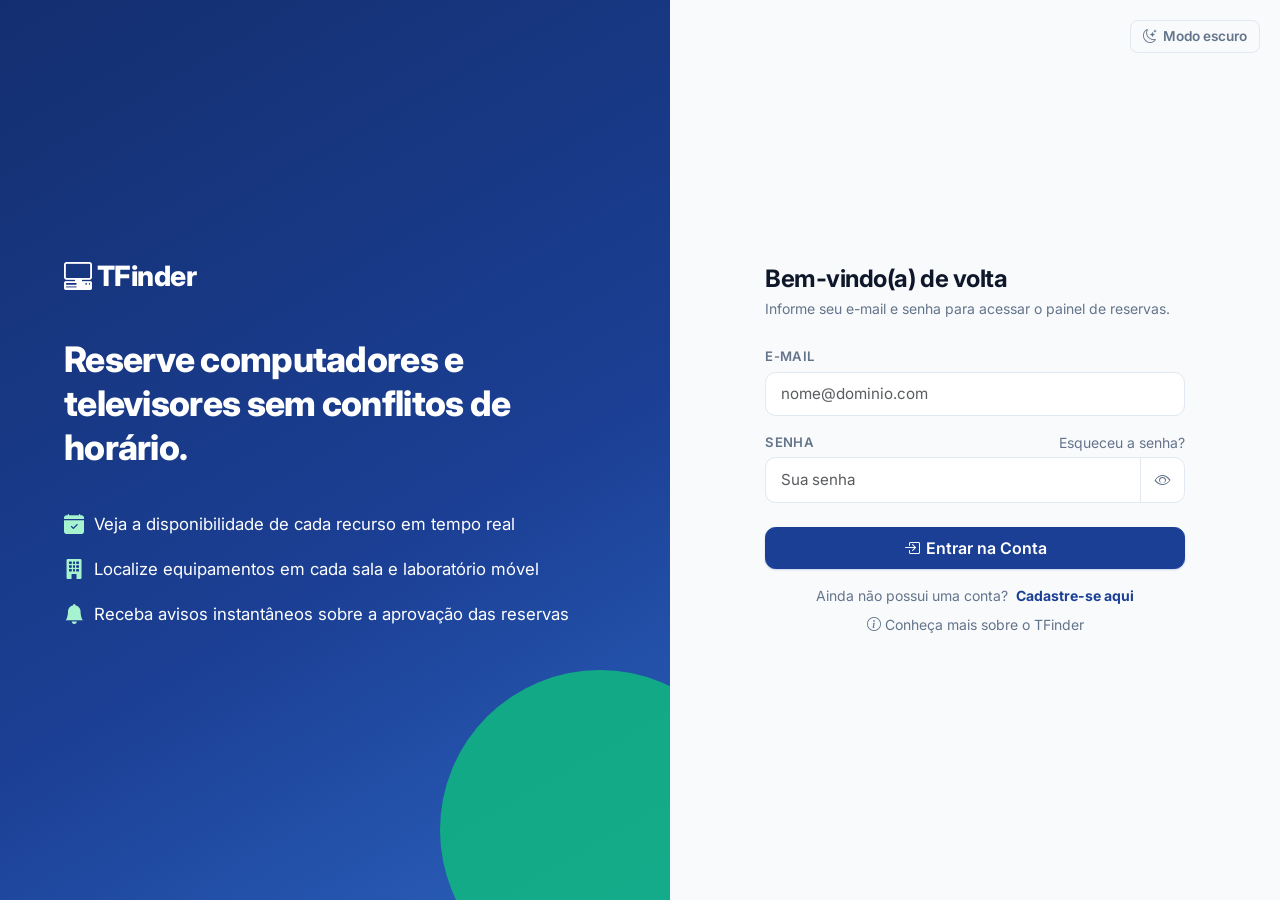
<file: frontend/login.html>
<!DOCTYPE html>
<html lang="pt-br" data-bs-theme="light">
<head>
    <meta charset="UTF-8">
    <meta name="viewport" content="width=device-width, initial-scale=1.0">
    <meta name="theme-color" content="#1B3F94">
    <title>Entrar – TFinder</title>
    <script>document.documentElement.dataset.bsTheme = localStorage.getItem("tf_tema") || "light";</script>
    <link rel="preconnect" href="https://fonts.googleapis.com">
    <link rel="preconnect" href="https://fonts.gstatic.com" crossorigin>
    <link href="https://fonts.googleapis.com/css2?family=Inter:wght@400;500;600;700;800&display=swap" rel="stylesheet">
    <link href="https://cdn.jsdelivr.net/npm/bootstrap@5.3.8/dist/css/bootstrap.min.css" rel="stylesheet" integrity="sha384-sRIl4kxILFvY47J16cr9ZwB07vP4J8+LH7qKQnuqkuIAvNWLzeN8tE5YBujZqJLB" crossorigin="anonymous">
    <link href="https://cdn.jsdelivr.net/npm/bootstrap-icons@1.11.3/font/bootstrap-icons.min.css" rel="stylesheet">
    <link href="css/style.css" rel="stylesheet">
</head>
<body data-publica="1">
    <div class="auth-grade">
        <aside class="auth-marca">
            <div class="auth-logo-claro"><i class="bi bi-pc-display-horizontal"></i> TFinder</div>
            <h2>Reserve computadores e televisores sem conflitos de horário.</h2>
            <ul>
                <li><i class="bi bi-calendar-check-fill"></i> Veja a disponibilidade de cada recurso em tempo real</li>
                <li><i class="bi bi-building-fill"></i> Localize equipamentos em cada sala e laboratório móvel</li>
                <li><i class="bi bi-bell-fill"></i> Receba avisos instantâneos sobre a aprovação das reservas</li>
            </ul>
        </aside>
        <section class="auth-form">
            <button class="btn btn-sm btn-outline-secondary tema-flutuante" onclick="alternarTema()">
                <i class="bi bi-moon-stars"></i> Modo escuro
            </button>
            <div class="auth-caixa">
                <div class="auth-logo"><i class="bi bi-pc-display-horizontal"></i> TFinder</div>
                <h2 class="h4 mb-1 fw-bold">Bem-vindo(a) de volta</h2>
                <p class="text-secondary mb-4 small">Informe seu e-mail e senha para acessar o painel de reservas.</p>
                <form id="f-login">
                    <div class="mb-3">
                        <label class="form-label">E-mail</label>
                        <input class="form-control" type="email" name="email" id="login-email" inputmode="email" autocomplete="username" placeholder="nome@dominio.com" required pattern="[^@\s]+@[^@\s]+\.[^@\s]{2,}" maxlength="120">
                    </div>
                    <div class="mb-3">
                        <div class="d-flex justify-content-between align-items-center mb-1">
                            <label class="form-label m-0">Senha</label>
                            <a href="esqueci-senha.html" class="small text-secondary">Esqueceu a senha?</a>
                        </div>
                        <div class="input-group">
                            <input class="form-control" type="password" name="senha" id="login-senha" autocomplete="current-password" placeholder="Sua senha" required>
                            <button class="btn btn-outline-secondary btn-toggle-senha" type="button"><i class="bi bi-eye"></i></button>
                        </div>
                    </div>
                    <button class="btn btn-primary w-100 py-2 mt-2" type="submit" id="btn-entrar">
                        <i class="bi bi-box-arrow-in-right"></i> Entrar na Conta
                    </button>

                    <div class="text-center mt-3 small">
                        <span class="text-secondary">Ainda não possui uma conta?</span>
                        <a href="cadastro.html" class="fw-bold ms-1">Cadastre-se aqui</a>
                    </div>

                    <div class="text-center mt-2 small">
                        <a href="about.html" class="text-secondary text-decoration-none"><i class="bi bi-info-circle"></i> Conheça mais sobre o TFinder</a>
                    </div>
                </form>
            </div>
        </section>
    </div>
    <div id="avisos" class="position-fixed top-0 end-0 p-3" style="z-index: 2000; width: min(380px, 100%);"></div>
    <script src="https://cdn.jsdelivr.net/npm/bootstrap@5.3.8/dist/js/bootstrap.bundle.min.js" integrity="sha384-FKyoEForCGlyvwx9Hj09JcYn3nv7wiPVlz7YYwJrWVcXK/BmnVDxM+D2scQbITxI" crossorigin="anonymous"></script>
    <script src="js/comum.js"></script>
    <script src="js/login.js"></script>
</body>
</html>
</file>
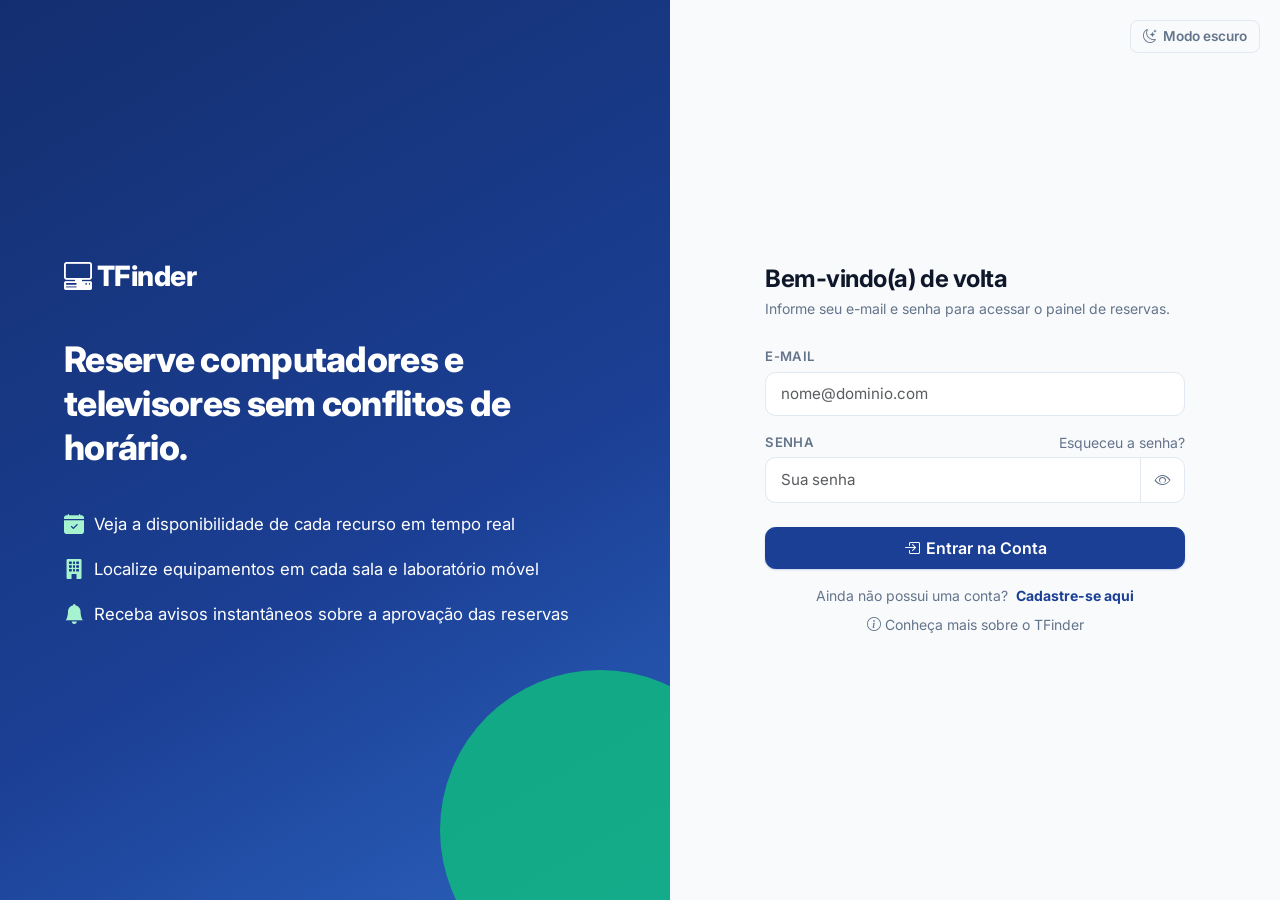
<file: frontend/notificacoes.html>
<!DOCTYPE html>
<html lang="pt-br" data-bs-theme="light">
<head>
    <meta charset="UTF-8">
    <meta name="viewport" content="width=device-width, initial-scale=1.0">
    <meta name="theme-color" content="#1B3F94">
    <title>Avisos – TFinder</title>
    <script>document.documentElement.dataset.bsTheme = localStorage.getItem("tf_tema") || "light";</script>
    <link rel="preconnect" href="https://fonts.googleapis.com">
    <link rel="preconnect" href="https://fonts.gstatic.com" crossorigin>
    <link href="https://fonts.googleapis.com/css2?family=Inter:wght@400;500;600;700;800&display=swap" rel="stylesheet">
    <link href="https://cdn.jsdelivr.net/npm/bootstrap@5.3.8/dist/css/bootstrap.min.css" rel="stylesheet" integrity="sha384-sRIl4kxILFvY47J16cr9ZwB07vP4J8+LH7qKQnuqkuIAvNWLzeN8tE5YBujZqJLB" crossorigin="anonymous">
    <link href="https://cdn.jsdelivr.net/npm/bootstrap-icons@1.11.3/font/bootstrap-icons.min.css" rel="stylesheet">
    <link href="css/style.css" rel="stylesheet">
</head>
<body data-pagina="notificacoes">
    <nav class="navbar navbar-expand-lg navbar-dark sticky-top">
        <div class="container">
            <a class="navbar-brand" href="dashboard.html"><i class="bi bi-pc-display-horizontal"></i> TFinder</a>
            <button class="navbar-toggler" type="button" data-bs-toggle="collapse" data-bs-target="#menu" aria-label="Abrir menu"><span class="navbar-toggler-icon"></span></button>
            <div class="collapse navbar-collapse" id="menu">
                <ul class="navbar-nav me-auto">
                    <li class="nav-item"><a class="nav-link" href="dashboard.html"><i class="bi bi-house"></i> Início</a></li>
                    <li class="nav-item"><a class="nav-link" href="reservas.html"><i class="bi bi-calendar-check"></i> Reservas</a></li>
                    <li class="nav-item"><a class="nav-link" href="locais.html"><i class="bi bi-building"></i> Locais</a></li>
                    <li class="nav-item"><a class="nav-link" href="recursos.html"><i class="bi bi-pc-display"></i> Equipamentos</a></li>
                    <li class="nav-item"><a class="nav-link active" href="notificacoes.html"><i class="bi bi-bell"></i> Avisos<span id="badge" class="badge bg-success ms-1 d-none"></span></a></li>
                    <li class="nav-item so-admin"><a class="nav-link" href="usuarios.html"><i class="bi bi-people"></i> Usuários</a></li>
                    <li class="nav-item so-admin"><a class="nav-link" href="turmas.html"><i class="bi bi-mortarboard"></i> Turmas</a></li>
                    <li class="nav-item so-admin"><a class="nav-link" href="relatorios.html"><i class="bi bi-bar-chart"></i> Relatórios</a></li>
                    <li class="nav-item"><a class="nav-link" href="about.html"><i class="bi bi-info-circle"></i> Sobre</a></li>
                </ul>
                <div class="d-flex flex-wrap align-items-center gap-2 mt-3 mt-lg-0">
                    <div id="quem"></div>
                    <button class="btn btn-outline-light btn-sm" id="btn-tema" onclick="alternarTema()"><i class="bi bi-moon-stars"></i> Modo escuro</button>
                    <button class="btn btn-success btn-sm" onclick="sair()"><i class="bi bi-box-arrow-right"></i> Sair</button>
                </div>
            </div>
        </div>
    </nav>

    <main class="container py-4">
        <div class="pagina-cab d-flex flex-wrap justify-content-between align-items-center gap-3">
            <div>
                <h1>Central de Avisos</h1>
                <p>Notificações e atualizações sobre o andamento das suas solicitações e reservas.</p>
            </div>
            <div class="d-flex gap-2" id="acoes-notif">
                <button class="btn btn-outline-secondary btn-sm" id="btn-marcar-lidas"><i class="bi bi-check2-all"></i> Marcar todas como lidas</button>
                <button class="btn btn-outline-danger btn-sm" id="btn-limpar-todas"><i class="bi bi-trash"></i> Limpar avisos</button>
            </div>
        </div>

        <div class="card p-0 shadow-sm border-0 overflow-hidden">
            <div class="list-group list-group-flush" id="lista"></div>
        </div>
    </main>

    <div id="avisos" class="position-fixed top-0 end-0 p-3" style="z-index: 2000; width: min(380px, 100%);"></div>
    <script src="https://cdn.jsdelivr.net/npm/bootstrap@5.3.8/dist/js/bootstrap.bundle.min.js" integrity="sha384-FKyoEForCGlyvwx9Hj09JcYn3nv7wiPVlz7YYwJrWVcXK/BmnVDxM+D2scQbITxI" crossorigin="anonymous"></script>
    <script src="js/comum.js"></script>
    <script src="js/notificacoes.js"></script>
</body>
</html>
</file>
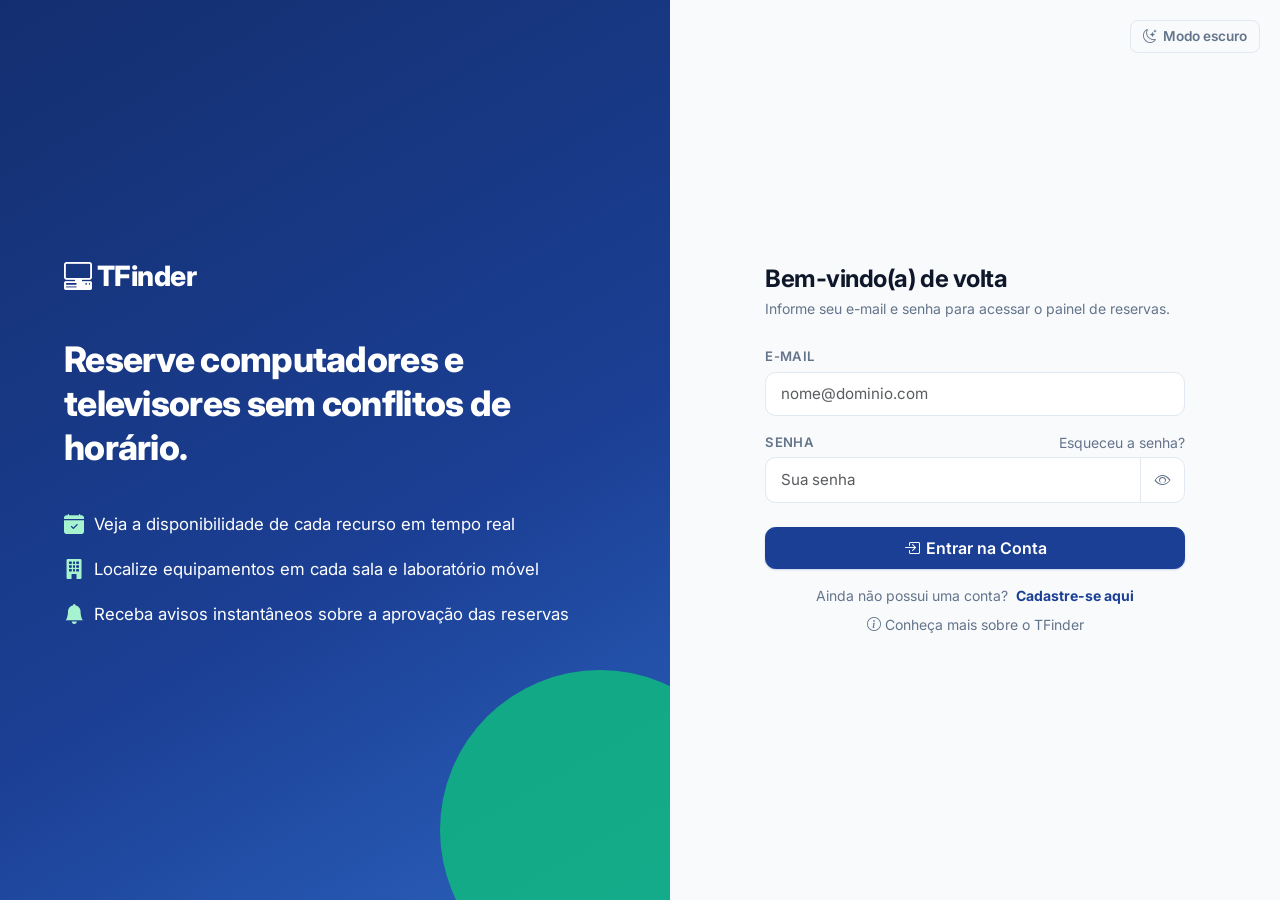
<file: frontend/recursos.html>
<!DOCTYPE html>
<html lang="pt-br" data-bs-theme="light">
<head>
    <meta charset="UTF-8">
    <meta name="viewport" content="width=device-width, initial-scale=1.0">
    <meta name="theme-color" content="#1B3F94">
    <title>Equipamentos – TFinder</title>
    <script>document.documentElement.dataset.bsTheme = localStorage.getItem("tf_tema") || "light";</script>
    <link rel="preconnect" href="https://fonts.googleapis.com">
    <link rel="preconnect" href="https://fonts.gstatic.com" crossorigin>
    <link href="https://fonts.googleapis.com/css2?family=Inter:wght@400;500;600;700;800&display=swap" rel="stylesheet">
    <link href="https://cdn.jsdelivr.net/npm/bootstrap@5.3.8/dist/css/bootstrap.min.css" rel="stylesheet" integrity="sha384-sRIl4kxILFvY47J16cr9ZwB07vP4J8+LH7qKQnuqkuIAvNWLzeN8tE5YBujZqJLB" crossorigin="anonymous">
    <link href="https://cdn.jsdelivr.net/npm/bootstrap-icons@1.11.3/font/bootstrap-icons.min.css" rel="stylesheet">
    <link href="css/style.css" rel="stylesheet">
</head>
<body data-pagina="recursos">
    <nav class="navbar navbar-expand-lg navbar-dark sticky-top">
        <div class="container">
            <a class="navbar-brand" href="dashboard.html"><i class="bi bi-pc-display-horizontal"></i> TFinder</a>
            <button class="navbar-toggler" type="button" data-bs-toggle="collapse" data-bs-target="#menu" aria-label="Abrir menu"><span class="navbar-toggler-icon"></span></button>
            <div class="collapse navbar-collapse" id="menu">
                <ul class="navbar-nav me-auto">
                    <li class="nav-item"><a class="nav-link" href="dashboard.html"><i class="bi bi-house"></i> Início</a></li>
                    <li class="nav-item"><a class="nav-link" href="reservas.html"><i class="bi bi-calendar-check"></i> Reservas</a></li>
                    <li class="nav-item"><a class="nav-link" href="locais.html"><i class="bi bi-building"></i> Locais</a></li>
                    <li class="nav-item"><a class="nav-link active" href="recursos.html"><i class="bi bi-pc-display"></i> Equipamentos</a></li>
                    <li class="nav-item"><a class="nav-link" href="notificacoes.html"><i class="bi bi-bell"></i> Avisos<span id="badge" class="badge bg-success ms-1 d-none"></span></a></li>
                    <li class="nav-item so-admin"><a class="nav-link" href="usuarios.html"><i class="bi bi-people"></i> Usuários</a></li>
                    <li class="nav-item so-admin"><a class="nav-link" href="turmas.html"><i class="bi bi-mortarboard"></i> Turmas</a></li>
                    <li class="nav-item so-admin"><a class="nav-link" href="relatorios.html"><i class="bi bi-bar-chart"></i> Relatórios</a></li>
                    <li class="nav-item"><a class="nav-link" href="about.html"><i class="bi bi-info-circle"></i> Sobre</a></li>
                </ul>
                <div class="d-flex flex-wrap align-items-center gap-2 mt-3 mt-lg-0">
                    <div id="quem"></div>
                    <button class="btn btn-outline-light btn-sm" id="btn-tema" onclick="alternarTema()"><i class="bi bi-moon-stars"></i> Modo escuro</button>
                    <button class="btn btn-success btn-sm" onclick="sair()"><i class="bi bi-box-arrow-right"></i> Sair</button>
                </div>
            </div>
        </div>
    </nav>

    <main class="container py-4">
        <div class="pagina-cab d-flex flex-wrap justify-content-between align-items-center gap-3">
            <div>
                <h1>Equipamentos Tecnológicos</h1>
                <p>Gerenciamento de computadores e televisores disponíveis para reserva na instituição.</p>
            </div>
            <a class="btn btn-success" href="reservas.html"><i class="bi bi-plus-lg"></i> Fazer Reserva</a>
        </div>

        <form id="f-crud" class="card p-3 p-md-4 mb-4 so-admin">
            <input type="hidden" name="__id">
            <h2 class="h5 mb-3 d-flex align-items-center gap-2" id="crud-titulo">
                <i class="bi bi-plus-circle text-primary"></i> Novo equipamento
            </h2>
            <div class="row g-3">
                <div class="col-12 col-md-4">
                    <label class="form-label">Nome do Equipamento</label>
                    <input class="form-control" type="text" name="nome" placeholder="Ex.: Computador 01, TV 65 Pol." required autocomplete="off">
                </div>
                <div class="col-6 col-md-4">
                    <label class="form-label">Tipo de Recurso</label>
                    <select class="form-select" name="tipo">
                        <option>Computador</option>
                        <option>Televisor</option>
                    </select>
                </div>
                <div class="col-6 col-md-4">
                    <label class="form-label">Patrimônio / Tombo</label>
                    <input class="form-control" type="text" name="patrimonio" placeholder="Ex.: PAT-0100" autocomplete="off">
                </div>
                <div class="col-12 col-md-4">
                    <label class="form-label">Local de Armazenamento</label>
                    <select class="form-select" name="id_local" data-fonte="locais:id_local:nome">
                        <option value="">— Sem local definido —</option>
                    </select>
                </div>
                <div class="col-12 col-sm-6 col-md-4">
                    <label class="form-label">Status Inicial</label>
                    <select class="form-select" name="status">
                        <option>Disponível</option>
                        <option>Reservado</option>
                        <option>Em manutenção</option>
                    </select>
                </div>
                <div class="col-12 col-sm-6 col-md-4">
                    <label class="form-label">Descrição / Detalhes</label>
                    <input class="form-control" type="text" name="descricao" placeholder="Ex.: Processador i5, 16GB RAM" autocomplete="off">
                </div>
            </div>
            <div class="mt-4 d-flex gap-2">
                <button class="btn btn-primary" type="submit" id="crud-salvar"><i class="bi bi-check-lg"></i> Cadastrar Equipamento</button>
                <button class="btn btn-outline-secondary d-none" type="button" id="crud-cancelar">Cancelar edição</button>
            </div>
        </form>

        <div class="barra-ferramentas">
            <div class="busca">
                <i class="bi bi-search"></i>
                <input class="form-control" id="busca" placeholder="Pesquisar por nome, patrimônio ou local...">
                <button class="btn-limpar-busca" type="button" id="btn-limpar-busca"><i class="bi bi-x-circle-fill"></i></button>
            </div>
            <div class="filtro-pills" id="filtro-recursos">
                <button class="filtro-pill active" data-filtro="todos">Todos</button>
                <button class="filtro-pill" data-filtro="Computador">Computadores</button>
                <button class="filtro-pill" data-filtro="Televisor">Televisores</button>
                <button class="filtro-pill" data-filtro="Disponível">Disponíveis</button>
                <button class="filtro-pill" data-filtro="Em manutenção">Em Manutenção</button>
            </div>
        </div>

        <div class="card card-tabela">
            <div class="table-responsive">
                <table class="table table-hover align-middle mb-0 tabela-cartoes">
                    <thead>
                        <tr>
                            <th>Equipamento</th>
                            <th>Tipo</th>
                            <th>Patrimônio</th>
                            <th>Local</th>
                            <th>Status</th>
                            <th class="text-end">Ações</th>
                        </tr>
                    </thead>
                    <tbody id="linhas"></tbody>
                </table>
            </div>
        </div>
    </main>

    <div id="avisos" class="position-fixed top-0 end-0 p-3" style="z-index: 2000; width: min(380px, 100%);"></div>
    <script src="https://cdn.jsdelivr.net/npm/bootstrap@5.3.8/dist/js/bootstrap.bundle.min.js" integrity="sha384-FKyoEForCGlyvwx9Hj09JcYn3nv7wiPVlz7YYwJrWVcXK/BmnVDxM+D2scQbITxI" crossorigin="anonymous"></script>
    <script src="js/comum.js"></script>
    <script src="js/crud.js"></script>
    <script src="js/recursos.js"></script>
</body>
</html>
</file>
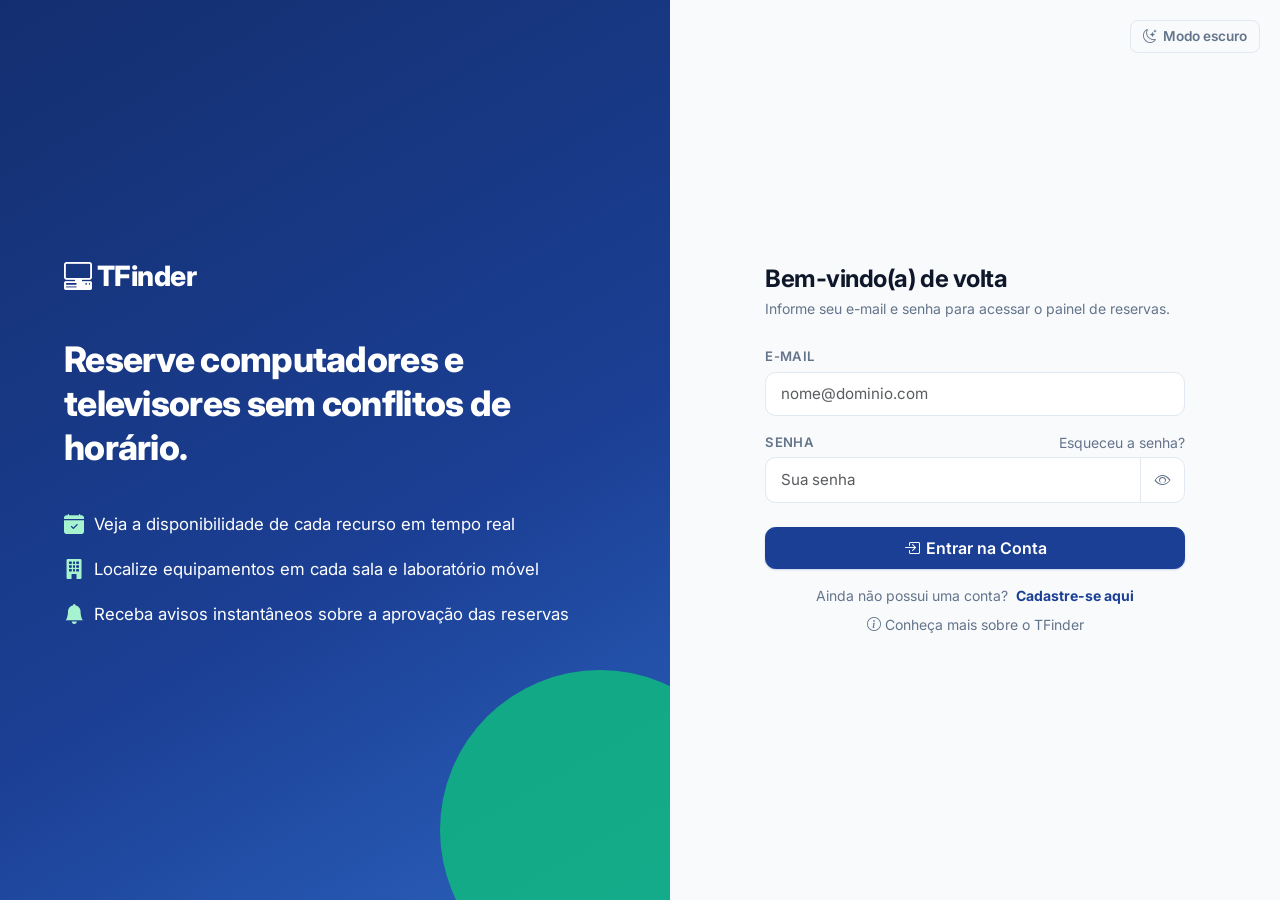
<file: frontend/relatorios.html>
<!DOCTYPE html>
<html lang="pt-br" data-bs-theme="light">
<head>
    <meta charset="UTF-8">
    <meta name="viewport" content="width=device-width, initial-scale=1.0">
    <meta name="theme-color" content="#1B3F94">
    <title>Relatórios – TFinder</title>
    <script>document.documentElement.dataset.bsTheme = localStorage.getItem("tf_tema") || "light";</script>
    <link rel="preconnect" href="https://fonts.googleapis.com">
    <link rel="preconnect" href="https://fonts.gstatic.com" crossorigin>
    <link href="https://fonts.googleapis.com/css2?family=Inter:wght@400;500;600;700;800&display=swap" rel="stylesheet">
    <link href="https://cdn.jsdelivr.net/npm/bootstrap@5.3.8/dist/css/bootstrap.min.css" rel="stylesheet" integrity="sha384-sRIl4kxILFvY47J16cr9ZwB07vP4J8+LH7qKQnuqkuIAvNWLzeN8tE5YBujZqJLB" crossorigin="anonymous">
    <link href="https://cdn.jsdelivr.net/npm/bootstrap-icons@1.11.3/font/bootstrap-icons.min.css" rel="stylesheet">
    <link href="css/style.css" rel="stylesheet">
</head>
<body data-pagina="relatorios" data-admin="1">
    <nav class="navbar navbar-expand-lg navbar-dark sticky-top">
        <div class="container">
            <a class="navbar-brand" href="dashboard.html"><i class="bi bi-pc-display-horizontal"></i> TFinder</a>
            <button class="navbar-toggler" type="button" data-bs-toggle="collapse" data-bs-target="#menu" aria-label="Abrir menu"><span class="navbar-toggler-icon"></span></button>
            <div class="collapse navbar-collapse" id="menu">
                <ul class="navbar-nav me-auto">
                    <li class="nav-item"><a class="nav-link" href="dashboard.html"><i class="bi bi-house"></i> Início</a></li>
                    <li class="nav-item"><a class="nav-link" href="reservas.html"><i class="bi bi-calendar-check"></i> Reservas</a></li>
                    <li class="nav-item"><a class="nav-link" href="locais.html"><i class="bi bi-building"></i> Locais</a></li>
                    <li class="nav-item"><a class="nav-link" href="recursos.html"><i class="bi bi-pc-display"></i> Equipamentos</a></li>
                    <li class="nav-item"><a class="nav-link" href="notificacoes.html"><i class="bi bi-bell"></i> Avisos<span id="badge" class="badge bg-success ms-1 d-none"></span></a></li>
                    <li class="nav-item so-admin"><a class="nav-link" href="usuarios.html"><i class="bi bi-people"></i> Usuários</a></li>
                    <li class="nav-item so-admin"><a class="nav-link" href="turmas.html"><i class="bi bi-mortarboard"></i> Turmas</a></li>
                    <li class="nav-item so-admin"><a class="nav-link active" href="relatorios.html"><i class="bi bi-bar-chart"></i> Relatórios</a></li>
                    <li class="nav-item"><a class="nav-link" href="about.html"><i class="bi bi-info-circle"></i> Sobre</a></li>
                </ul>
                <div class="d-flex flex-wrap align-items-center gap-2 mt-3 mt-lg-0">
                    <div id="quem"></div>
                    <button class="btn btn-outline-light btn-sm" id="btn-tema" onclick="alternarTema()"><i class="bi bi-moon-stars"></i> Modo escuro</button>
                    <button class="btn btn-success btn-sm" onclick="sair()"><i class="bi bi-box-arrow-right"></i> Sair</button>
                </div>
            </div>
        </div>
    </nav>

    <main class="container py-4">
        <div class="pagina-cab d-flex flex-wrap justify-content-between align-items-center gap-3">
            <div>
                <h1>Relatórios Gerenciais e Estatísticas</h1>
                <p>Consolidado de frequência, horas de uso e alocação dos equipamentos por período.</p>
            </div>
            <button class="btn btn-outline-secondary" type="button" onclick="window.print()">
                <i class="bi bi-printer"></i> Imprimir Relatório
            </button>
        </div>

        <form id="f-rel" class="card p-3 p-md-4 mb-4">
            <div class="d-flex flex-wrap align-items-center justify-content-between gap-2 mb-3">
                <span class="small fw-bold text-secondary text-uppercase"><i class="bi bi-funnel"></i> Filtrar Período</span>
                <div class="filtro-pills" id="presets-datas">
                    <button type="button" class="filtro-pill active" data-dias="30">Últimos 30 dias</button>
                    <button type="button" class="filtro-pill" data-dias="mes">Mês atual</button>
                    <button type="button" class="filtro-pill" data-dias="ano">Ano atual</button>
                    <button type="button" class="filtro-pill" data-dias="tudo">Todo o período</button>
                </div>
            </div>
            <div class="row g-3 align-items-end">
                <div class="col-6 col-md-4">
                    <label class="form-label">Data Inicial</label>
                    <input class="form-control" type="date" name="inicio" id="filtro-inicio">
                </div>
                <div class="col-6 col-md-4">
                    <label class="form-label">Data Final</label>
                    <input class="form-control" type="date" name="fim" id="filtro-fim">
                </div>
                <div class="col-12 col-md-4">
                    <button class="btn btn-primary w-100" type="submit" id="btn-gerar">
                        <i class="bi bi-search"></i> Atualizar Relatório
                    </button>
                </div>
            </div>
        </form>

        <h2 class="h6 text-uppercase fw-bold text-secondary mb-3"><i class="bi bi-pie-chart text-primary me-1"></i> Resumo de Reservas</h2>
        <div class="row g-3 mb-4" id="resumo"></div>

        <div class="row g-4">
            <div class="col-12 col-lg-6">
                <div class="d-flex justify-content-between align-items-center mb-2">
                    <h2 class="h5 m-0"><i class="bi bi-pc-display text-primary me-1"></i> Uso por Equipamento</h2>
                </div>
                <div class="card card-tabela">
                    <div class="table-responsive">
                        <table class="table table-hover align-middle mb-0 tabela-cartoes">
                            <thead>
                                <tr>
                                    <th>Equipamento</th>
                                    <th>Tipo</th>
                                    <th>Reservas</th>
                                    <th>Horas de Uso</th>
                                </tr>
                            </thead>
                            <tbody id="por-recurso"></tbody>
                        </table>
                    </div>
                </div>
            </div>

            <div class="col-12 col-lg-6">
                <div class="d-flex justify-content-between align-items-center mb-2">
                    <h2 class="h5 m-0"><i class="bi bi-people text-primary me-1"></i> Uso por Usuário</h2>
                </div>
                <div class="card card-tabela">
                    <div class="table-responsive">
                        <table class="table table-hover align-middle mb-0 tabela-cartoes">
                            <thead>
                                <tr>
                                    <th>Usuário</th>
                                    <th>Perfil</th>
                                    <th>Reservas</th>
                                    <th>Horas de Uso</th>
                                </tr>
                            </thead>
                            <tbody id="por-usuario"></tbody>
                        </table>
                    </div>
                </div>
            </div>
        </div>

        <div class="alert alert-secondary mt-4 border-0 d-flex align-items-center gap-2 small">
            <i class="bi bi-info-circle-fill text-primary fs-5"></i>
            <div>
                O cálculo de horas e frequência contabiliza apenas as reservas com status <strong>Confirmada</strong> ou <strong>Concluída</strong>.
            </div>
        </div>
    </main>

    <div id="avisos" class="position-fixed top-0 end-0 p-3" style="z-index: 2000; width: min(380px, 100%);"></div>
    <script src="https://cdn.jsdelivr.net/npm/bootstrap@5.3.8/dist/js/bootstrap.bundle.min.js" integrity="sha384-FKyoEForCGlyvwx9Hj09JcYn3nv7wiPVlz7YYwJrWVcXK/BmnVDxM+D2scQbITxI" crossorigin="anonymous"></script>
    <script src="js/comum.js"></script>
    <script src="js/relatorios.js"></script>
</body>
</html>
</file>
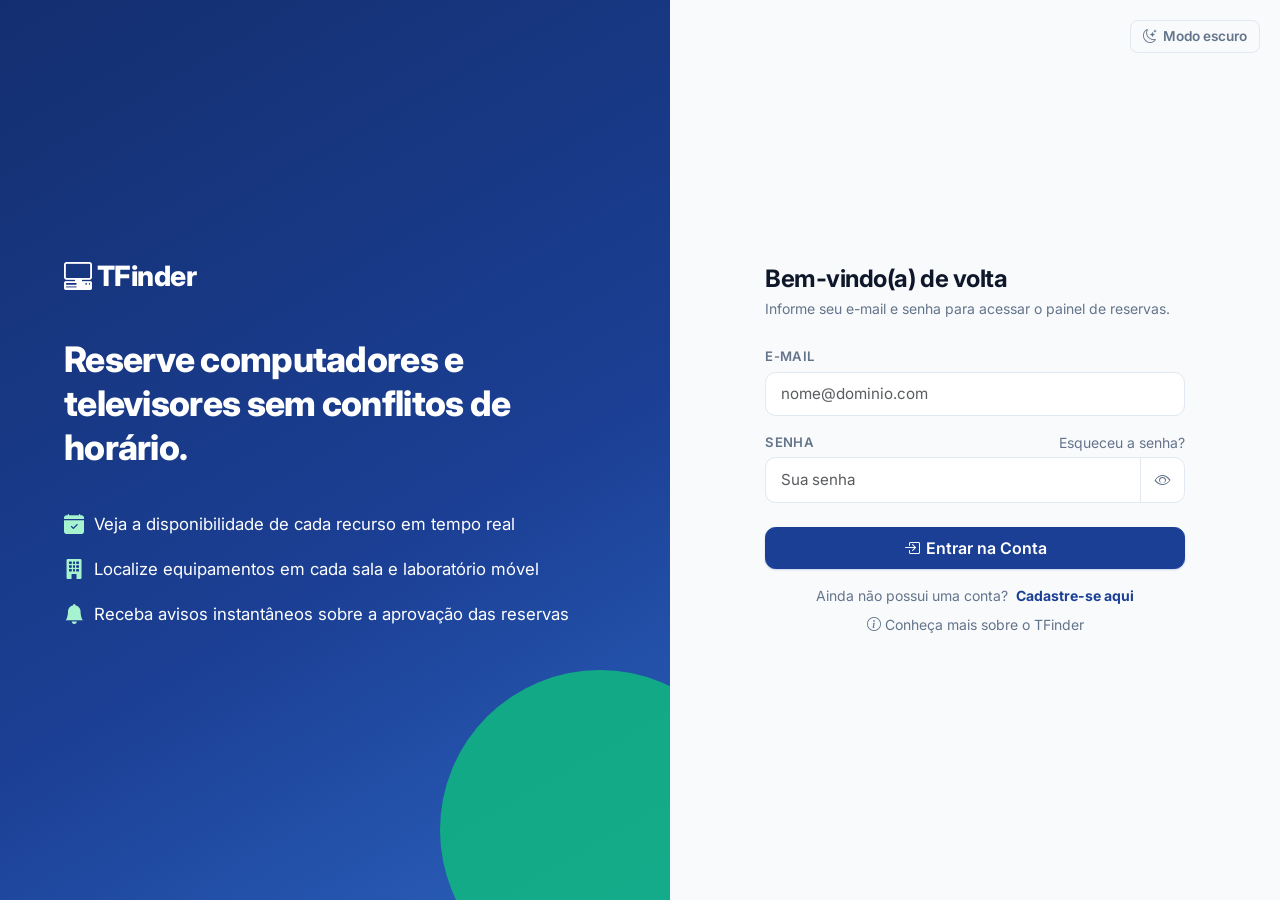
<file: frontend/reservas.html>
<!DOCTYPE html>
<html lang="pt-br" data-bs-theme="light">
<head>
    <meta charset="UTF-8">
    <meta name="viewport" content="width=device-width, initial-scale=1.0">
    <meta name="theme-color" content="#1B3F94">
    <title>Reservas – TFinder</title>
    <script>document.documentElement.dataset.bsTheme = localStorage.getItem("tf_tema") || "light";</script>
    <link rel="preconnect" href="https://fonts.googleapis.com">
    <link rel="preconnect" href="https://fonts.gstatic.com" crossorigin>
    <link href="https://fonts.googleapis.com/css2?family=Inter:wght@400;500;600;700;800&display=swap" rel="stylesheet">
    <link href="https://cdn.jsdelivr.net/npm/bootstrap@5.3.8/dist/css/bootstrap.min.css" rel="stylesheet" integrity="sha384-sRIl4kxILFvY47J16cr9ZwB07vP4J8+LH7qKQnuqkuIAvNWLzeN8tE5YBujZqJLB" crossorigin="anonymous">
    <link href="https://cdn.jsdelivr.net/npm/bootstrap-icons@1.11.3/font/bootstrap-icons.min.css" rel="stylesheet">
    <link href="css/style.css" rel="stylesheet">
</head>
<body data-pagina="reservas">
    <nav class="navbar navbar-expand-lg navbar-dark sticky-top">
        <div class="container">
            <a class="navbar-brand" href="dashboard.html"><i class="bi bi-pc-display-horizontal"></i> TFinder</a>
            <button class="navbar-toggler" type="button" data-bs-toggle="collapse" data-bs-target="#menu" aria-label="Abrir menu"><span class="navbar-toggler-icon"></span></button>
            <div class="collapse navbar-collapse" id="menu">
                <ul class="navbar-nav me-auto">
                    <li class="nav-item"><a class="nav-link" href="dashboard.html"><i class="bi bi-house"></i> Início</a></li>
                    <li class="nav-item"><a class="nav-link active" href="reservas.html"><i class="bi bi-calendar-check"></i> Reservas</a></li>
                    <li class="nav-item"><a class="nav-link" href="locais.html"><i class="bi bi-building"></i> Locais</a></li>
                    <li class="nav-item"><a class="nav-link" href="recursos.html"><i class="bi bi-pc-display"></i> Equipamentos</a></li>
                    <li class="nav-item"><a class="nav-link" href="notificacoes.html"><i class="bi bi-bell"></i> Avisos<span id="badge" class="badge bg-success ms-1 d-none"></span></a></li>
                    <li class="nav-item so-admin"><a class="nav-link" href="usuarios.html"><i class="bi bi-people"></i> Usuários</a></li>
                    <li class="nav-item so-admin"><a class="nav-link" href="turmas.html"><i class="bi bi-mortarboard"></i> Turmas</a></li>
                    <li class="nav-item so-admin"><a class="nav-link" href="relatorios.html"><i class="bi bi-bar-chart"></i> Relatórios</a></li>
                    <li class="nav-item"><a class="nav-link" href="about.html"><i class="bi bi-info-circle"></i> Sobre</a></li>
                </ul>
                <div class="d-flex flex-wrap align-items-center gap-2 mt-3 mt-lg-0">
                    <div id="quem"></div>
                    <button class="btn btn-outline-light btn-sm" id="btn-tema" onclick="alternarTema()"><i class="bi bi-moon-stars"></i> Modo escuro</button>
                    <button class="btn btn-success btn-sm" onclick="sair()"><i class="bi bi-box-arrow-right"></i> Sair</button>
                </div>
            </div>
        </div>
    </nav>

    <main class="container py-4">
        <div class="pagina-cab d-flex flex-wrap justify-content-between align-items-center gap-3">
            <div>
                <h1>Reservas de Equipamentos</h1>
                <p>Escolha o equipamento, selecione a data e defina o horário de uso.</p>
            </div>
        </div>

        <form id="f-reserva" class="card p-3 p-md-4 mb-4">
            <input type="hidden" name="__id">
            <h2 class="h5 mb-3 d-flex align-items-center gap-2" id="res-titulo">
                <i class="bi bi-calendar-plus text-success"></i> Nova reserva
            </h2>
            <div class="row g-3">
                <div class="col-12 col-md-4">
                    <label class="form-label">Equipamento</label>
                    <select class="form-select" name="id_recurso" required></select>
                </div>
                <div class="col-12 col-sm-6 col-md-2">
                    <label class="form-label">Data</label>
                    <input class="form-control" type="date" name="data_reserva" required>
                </div>
                <div class="col-6 col-sm-3 col-md-2">
                    <label class="form-label">Início</label>
                    <input class="form-control" type="time" name="hora_inicio" required>
                </div>
                <div class="col-6 col-sm-3 col-md-2">
                    <label class="form-label">Término</label>
                    <input class="form-control" type="time" name="hora_fim" required>
                </div>
                <div class="col-12 col-md-2">
                    <label class="form-label">Turma (opcional)</label>
                    <select class="form-select" name="id_turma">
                        <option value="">Sem turma</option>
                    </select>
                </div>
                <div class="col-12">
                    <label class="form-label">Finalidade / Observações</label>
                    <input class="form-control" name="finalidade" placeholder="Ex.: Aula prática de ciências, apresentação de projeto...">
                    <div class="form-text small text-secondary mt-1"><i class="bi bi-clock-history"></i> Limite de duração: até 9 horas contínuas por reserva.</div>
                </div>
            </div>

            <div id="ocupadas" class="aviso-horarios mt-3 d-none"></div>

            <div class="mt-4 d-flex gap-2">
                <button class="btn btn-success" type="submit" id="res-salvar"><i class="bi bi-check-lg"></i> Confirmar Reserva</button>
                <button class="btn btn-outline-secondary d-none" type="button" id="res-cancelar">Cancelar edição</button>
            </div>
        </form>

        <div class="barra-ferramentas">
            <div class="busca">
                <i class="bi bi-search"></i>
                <input class="form-control" id="busca" placeholder="Pesquisar por equipamento, usuário ou turma...">
                <button class="btn-limpar-busca" type="button" id="btn-limpar-busca"><i class="bi bi-x-circle-fill"></i></button>
            </div>
            <div class="filtro-pills" id="filtro-status">
                <button class="filtro-pill active" data-filtro="todos">Todas</button>
                <button class="filtro-pill" data-filtro="Pendente">Pendentes</button>
                <button class="filtro-pill" data-filtro="Confirmada">Confirmadas</button>
                <button class="filtro-pill" data-filtro="Concluída">Concluídas</button>
                <button class="filtro-pill" data-filtro="Devolvido">Devolvidas</button>
                <button class="filtro-pill" data-filtro="encerradas">Canceladas / Recusadas</button>
            </div>
        </div>

        <div class="card card-tabela">
            <div class="table-responsive">
                <table class="table table-hover align-middle mb-0 tabela-cartoes">
                    <thead>
                        <tr>
                            <th>Recurso</th>
                            <th>Data</th>
                            <th>Horário</th>
                            <th>Responsável</th>
                            <th>Turma</th>
                            <th>Status</th>
                            <th class="text-end">Ações</th>
                        </tr>
                    </thead>
                    <tbody id="linhas"></tbody>
                </table>
            </div>
        </div>
    </main>

    <div id="avisos" class="position-fixed top-0 end-0 p-3" style="z-index: 2000; width: min(380px, 100%);"></div>
    <script src="https://cdn.jsdelivr.net/npm/bootstrap@5.3.8/dist/js/bootstrap.bundle.min.js" integrity="sha384-FKyoEForCGlyvwx9Hj09JcYn3nv7wiPVlz7YYwJrWVcXK/BmnVDxM+D2scQbITxI" crossorigin="anonymous"></script>
    <script src="js/comum.js"></script>
    <script src="js/reservas.js"></script>
</body>
</html>
</file>
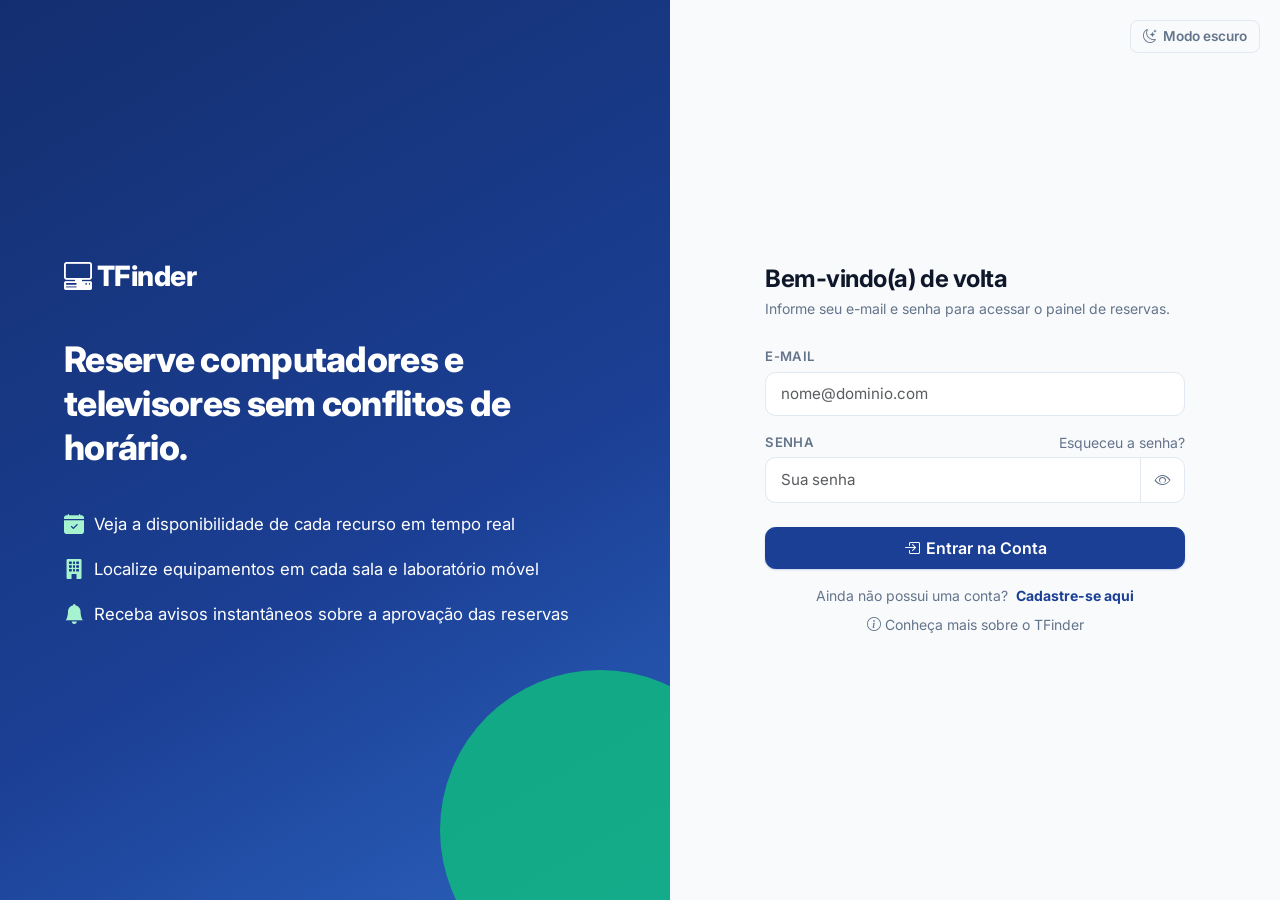
<file: frontend/turmas.html>
<!DOCTYPE html>
<html lang="pt-br" data-bs-theme="light">
<head>
    <meta charset="UTF-8">
    <meta name="viewport" content="width=device-width, initial-scale=1.0">
    <meta name="theme-color" content="#1B3F94">
    <title>Turmas – TFinder</title>
    <script>document.documentElement.dataset.bsTheme = localStorage.getItem("tf_tema") || "light";</script>
    <link rel="preconnect" href="https://fonts.googleapis.com">
    <link rel="preconnect" href="https://fonts.gstatic.com" crossorigin>
    <link href="https://fonts.googleapis.com/css2?family=Inter:wght@400;500;600;700;800&display=swap" rel="stylesheet">
    <link href="https://cdn.jsdelivr.net/npm/bootstrap@5.3.8/dist/css/bootstrap.min.css" rel="stylesheet" integrity="sha384-sRIl4kxILFvY47J16cr9ZwB07vP4J8+LH7qKQnuqkuIAvNWLzeN8tE5YBujZqJLB" crossorigin="anonymous">
    <link href="https://cdn.jsdelivr.net/npm/bootstrap-icons@1.11.3/font/bootstrap-icons.min.css" rel="stylesheet">
    <link href="css/style.css" rel="stylesheet">
</head>
<body data-pagina="turmas" data-admin="1">
    <nav class="navbar navbar-expand-lg navbar-dark sticky-top">
        <div class="container">
            <a class="navbar-brand" href="dashboard.html"><i class="bi bi-pc-display-horizontal"></i> TFinder</a>
            <button class="navbar-toggler" type="button" data-bs-toggle="collapse" data-bs-target="#menu" aria-label="Abrir menu"><span class="navbar-toggler-icon"></span></button>
            <div class="collapse navbar-collapse" id="menu">
                <ul class="navbar-nav me-auto">
                    <li class="nav-item"><a class="nav-link" href="dashboard.html"><i class="bi bi-house"></i> Início</a></li>
                    <li class="nav-item"><a class="nav-link" href="reservas.html"><i class="bi bi-calendar-check"></i> Reservas</a></li>
                    <li class="nav-item"><a class="nav-link" href="locais.html"><i class="bi bi-building"></i> Locais</a></li>
                    <li class="nav-item"><a class="nav-link" href="recursos.html"><i class="bi bi-pc-display"></i> Equipamentos</a></li>
                    <li class="nav-item"><a class="nav-link" href="notificacoes.html"><i class="bi bi-bell"></i> Avisos<span id="badge" class="badge bg-success ms-1 d-none"></span></a></li>
                    <li class="nav-item so-admin"><a class="nav-link" href="usuarios.html"><i class="bi bi-people"></i> Usuários</a></li>
                    <li class="nav-item so-admin"><a class="nav-link active" href="turmas.html"><i class="bi bi-mortarboard"></i> Turmas</a></li>
                    <li class="nav-item so-admin"><a class="nav-link" href="relatorios.html"><i class="bi bi-bar-chart"></i> Relatórios</a></li>
                    <li class="nav-item"><a class="nav-link" href="about.html"><i class="bi bi-info-circle"></i> Sobre</a></li>
                </ul>
                <div class="d-flex flex-wrap align-items-center gap-2 mt-3 mt-lg-0">
                    <div id="quem"></div>
                    <button class="btn btn-outline-light btn-sm" id="btn-tema" onclick="alternarTema()"><i class="bi bi-moon-stars"></i> Modo escuro</button>
                    <button class="btn btn-success btn-sm" onclick="sair()"><i class="bi bi-box-arrow-right"></i> Sair</button>
                </div>
            </div>
        </div>
    </nav>

    <main class="container py-4">
        <div class="pagina-cab d-flex flex-wrap justify-content-between align-items-center gap-3">
            <div>
                <h1>Turmas e Classes</h1>
                <p>Gerencie as turmas escolares que utilizam os equipamentos e laboratórios.</p>
            </div>
        </div>

        <form id="f-crud" class="card p-3 p-md-4 mb-4 so-admin">
            <input type="hidden" name="__id">
            <h2 class="h5 mb-3 d-flex align-items-center gap-2" id="crud-titulo">
                <i class="bi bi-mortarboard text-primary"></i> Nova turma
            </h2>
            <div class="row g-3">
                <div class="col-12 col-md-5">
                    <label class="form-label">Identificação da Turma</label>
                    <input class="form-control" type="text" name="nome" placeholder="Ex.: 3º Ano A - Informática" required autocomplete="off">
                </div>
                <div class="col-6 col-md-4">
                    <label class="form-label">Turno das Aulas</label>
                    <select class="form-select" name="turno">
                        <option>Manhã</option>
                        <option>Tarde</option>
                        <option>Noite</option>
                        <option>Integral</option>
                    </select>
                </div>
                <div class="col-6 col-md-3">
                    <label class="form-label">Ano Letivo</label>
                    <input class="form-control" type="number" name="ano_letivo" placeholder="2026" autocomplete="off" min="2020" max="2100">
                </div>
            </div>
            <div class="mt-4 d-flex gap-2">
                <button class="btn btn-primary" type="submit" id="crud-salvar"><i class="bi bi-check-lg"></i> Salvar Turma</button>
                <button class="btn btn-outline-secondary d-none" type="button" id="crud-cancelar">Cancelar edição</button>
            </div>
        </form>

        <div class="barra-ferramentas">
            <div class="busca">
                <i class="bi bi-search"></i>
                <input class="form-control" id="busca" placeholder="Pesquisar por turma, turno ou ano...">
            </div>
        </div>

        <div class="card card-tabela">
            <div class="table-responsive">
                <table class="table table-hover align-middle mb-0 tabela-cartoes">
                    <thead>
                        <tr>
                            <th>Turma</th>
                            <th>Turno</th>
                            <th>Ano Letivo</th>
                            <th class="text-end so-admin">Ações</th>
                        </tr>
                    </thead>
                    <tbody id="linhas"></tbody>
                </table>
            </div>
        </div>
    </main>

    <div id="avisos" class="position-fixed top-0 end-0 p-3" style="z-index: 2000; width: min(380px, 100%);"></div>
    <script src="https://cdn.jsdelivr.net/npm/bootstrap@5.3.8/dist/js/bootstrap.bundle.min.js" integrity="sha384-FKyoEForCGlyvwx9Hj09JcYn3nv7wiPVlz7YYwJrWVcXK/BmnVDxM+D2scQbITxI" crossorigin="anonymous"></script>
    <script src="js/comum.js"></script>
    <script src="js/crud.js"></script>
    <script src="js/turmas.js"></script>
</body>
</html>
</file>
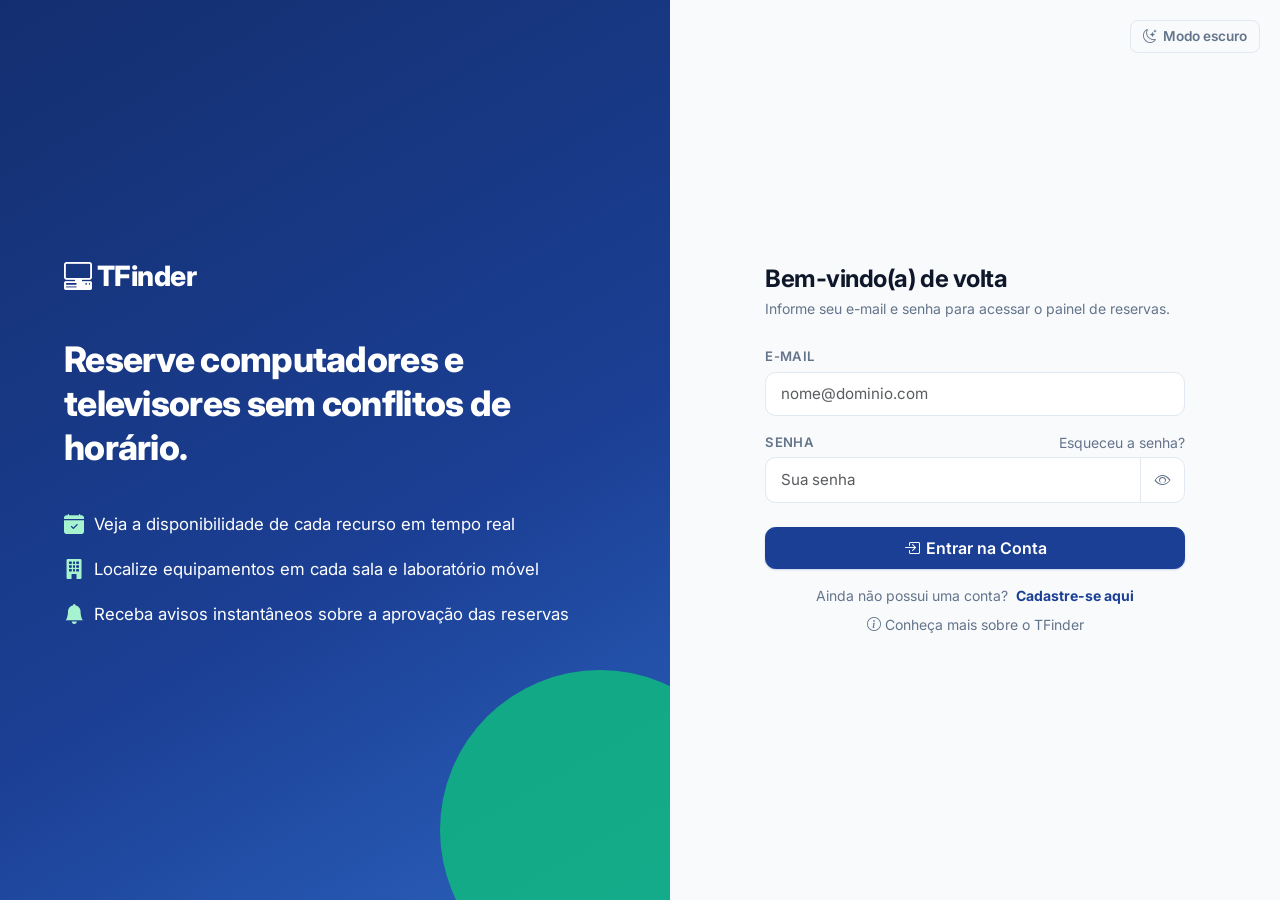
<file: frontend/usuarios.html>
<!DOCTYPE html>
<html lang="pt-br" data-bs-theme="light">
<head>
    <meta charset="UTF-8">
    <meta name="viewport" content="width=device-width, initial-scale=1.0">
    <meta name="theme-color" content="#1B3F94">
    <title>Usuários – TFinder</title>
    <script>document.documentElement.dataset.bsTheme = localStorage.getItem("tf_tema") || "light";</script>
    <link rel="preconnect" href="https://fonts.googleapis.com">
    <link rel="preconnect" href="https://fonts.gstatic.com" crossorigin>
    <link href="https://fonts.googleapis.com/css2?family=Inter:wght@400;500;600;700;800&display=swap" rel="stylesheet">
    <link href="https://cdn.jsdelivr.net/npm/bootstrap@5.3.8/dist/css/bootstrap.min.css" rel="stylesheet" integrity="sha384-sRIl4kxILFvY47J16cr9ZwB07vP4J8+LH7qKQnuqkuIAvNWLzeN8tE5YBujZqJLB" crossorigin="anonymous">
    <link href="https://cdn.jsdelivr.net/npm/bootstrap-icons@1.11.3/font/bootstrap-icons.min.css" rel="stylesheet">
    <link href="css/style.css" rel="stylesheet">
</head>
<body data-pagina="usuarios" data-admin="1">
    <nav class="navbar navbar-expand-lg navbar-dark sticky-top">
        <div class="container">
            <a class="navbar-brand" href="dashboard.html"><i class="bi bi-pc-display-horizontal"></i> TFinder</a>
            <button class="navbar-toggler" type="button" data-bs-toggle="collapse" data-bs-target="#menu" aria-label="Abrir menu"><span class="navbar-toggler-icon"></span></button>
            <div class="collapse navbar-collapse" id="menu">
                <ul class="navbar-nav me-auto">
                    <li class="nav-item"><a class="nav-link" href="dashboard.html"><i class="bi bi-house"></i> Início</a></li>
                    <li class="nav-item"><a class="nav-link" href="reservas.html"><i class="bi bi-calendar-check"></i> Reservas</a></li>
                    <li class="nav-item"><a class="nav-link" href="locais.html"><i class="bi bi-building"></i> Locais</a></li>
                    <li class="nav-item"><a class="nav-link" href="recursos.html"><i class="bi bi-pc-display"></i> Equipamentos</a></li>
                    <li class="nav-item"><a class="nav-link" href="notificacoes.html"><i class="bi bi-bell"></i> Avisos<span id="badge" class="badge bg-success ms-1 d-none"></span></a></li>
                    <li class="nav-item so-admin"><a class="nav-link active" href="usuarios.html"><i class="bi bi-people"></i> Usuários</a></li>
                    <li class="nav-item so-admin"><a class="nav-link" href="turmas.html"><i class="bi bi-mortarboard"></i> Turmas</a></li>
                    <li class="nav-item so-admin"><a class="nav-link" href="relatorios.html"><i class="bi bi-bar-chart"></i> Relatórios</a></li>
                    <li class="nav-item"><a class="nav-link" href="about.html"><i class="bi bi-info-circle"></i> Sobre</a></li>
                </ul>
                <div class="d-flex flex-wrap align-items-center gap-2 mt-3 mt-lg-0">
                    <div id="quem"></div>
                    <button class="btn btn-outline-light btn-sm" id="btn-tema" onclick="alternarTema()"><i class="bi bi-moon-stars"></i> Modo escuro</button>
                    <button class="btn btn-success btn-sm" onclick="sair()"><i class="bi bi-box-arrow-right"></i> Sair</button>
                </div>
            </div>
        </div>
    </nav>

    <main class="container py-4">
        <div class="pagina-cab d-flex flex-wrap justify-content-between align-items-center gap-3">
            <div>
                <h1>Gestão de Usuários</h1>
                <p>Controle os cadastros, perfis de acesso e permissões de alunos, professores e administradores.</p>
            </div>
        </div>

        <form id="f-crud" class="card p-3 p-md-4 mb-4 so-admin">
            <input type="hidden" name="__id">
            <h2 class="h5 mb-3 d-flex align-items-center gap-2" id="crud-titulo">
                <i class="bi bi-person-plus text-primary"></i> Novo usuário
            </h2>
            <div class="row g-3">
                <div class="col-12 col-md-4">
                    <label class="form-label">Nome Completo</label>
                    <input class="form-control" type="text" name="nome" placeholder="Ex.: Maria Souza" required autocomplete="off">
                </div>
                <div class="col-12 col-md-4">
                    <label class="form-label">E-mail Institucional</label>
                    <input class="form-control" type="email" name="email" placeholder="usuario@escola.com" required autocomplete="off" pattern="[^@\s]+@[^@\s]+\.[^@\s]{2,}" maxlength="120">
                </div>
                <div class="col-12 col-md-4">
                    <label class="form-label">Senha (em branco = manter)</label>
                    <div class="input-group">
                        <input class="form-control" type="password" name="senha" placeholder="Mínimo 6 caracteres" autocomplete="new-password">
                        <button class="btn btn-outline-secondary btn-toggle-senha" type="button"><i class="bi bi-eye"></i></button>
                    </div>
                </div>
                <div class="col-6 col-md-3">
                    <label class="form-label">Matrícula</label>
                    <input class="form-control" type="text" name="matricula" placeholder="Ex.: MAT-1029" required autocomplete="off">
                </div>
                <div class="col-6 col-md-3">
                    <label class="form-label">Telefone</label>
                    <input class="form-control" type="tel" name="telefone" placeholder="(00) 00000-0000" autocomplete="off">
                </div>
                <div class="col-6 col-md-3">
                    <label class="form-label">Perfil de Acesso</label>
                    <select class="form-select" name="id_perfil" data-fonte="perfis:id_perfil:nome"></select>
                </div>
                <div class="col-6 col-md-3">
                    <label class="form-label">Situação da Conta</label>
                    <select class="form-select" name="ativo" data-num="1">
                        <option value="1">Ativo</option>
                        <option value="0">Inativo</option>
                    </select>
                </div>
            </div>
            <div class="mt-4 d-flex gap-2">
                <button class="btn btn-primary" type="submit" id="crud-salvar"><i class="bi bi-check-lg"></i> Salvar Usuário</button>
                <button class="btn btn-outline-secondary d-none" type="button" id="crud-cancelar">Cancelar edição</button>
            </div>
        </form>

        <div class="barra-ferramentas">
            <div class="busca">
                <i class="bi bi-search"></i>
                <input class="form-control" id="busca" placeholder="Pesquisar por nome, e-mail ou matrícula...">
            </div>
        </div>

        <div class="card card-tabela">
            <div class="table-responsive">
                <table class="table table-hover align-middle mb-0 tabela-cartoes">
                    <thead>
                        <tr>
                            <th>Usuário</th>
                            <th>E-mail</th>
                            <th>Matrícula</th>
                            <th>Telefone</th>
                            <th>Perfil</th>
                            <th>Situação</th>
                            <th class="text-end so-admin">Ações</th>
                        </tr>
                    </thead>
                    <tbody id="linhas"></tbody>
                </table>
            </div>
        </div>
    </main>

    <div id="avisos" class="position-fixed top-0 end-0 p-3" style="z-index: 2000; width: min(380px, 100%);"></div>
    <script src="https://cdn.jsdelivr.net/npm/bootstrap@5.3.8/dist/js/bootstrap.bundle.min.js" integrity="sha384-FKyoEForCGlyvwx9Hj09JcYn3nv7wiPVlz7YYwJrWVcXK/BmnVDxM+D2scQbITxI" crossorigin="anonymous"></script>
    <script src="js/comum.js"></script>
    <script src="js/crud.js"></script>
    <script src="js/usuarios.js"></script>
</body>
</html>
</file>
<file: frontend/css/style.css>
:root {
  --azul: #1B3F94;
  --azul-escuro: #122c6b;
  --azul-claro: #edf2fc;
  --azul-grad: linear-gradient(135deg, #1B3F94 0%, #2655c4 100%);
  --verde: #10b981;
  --verde-escuro: #059669;
  --verde-claro: #ecfdf5;
  --fundo: #f8fafc;
  --cartao: #ffffff;
  --borda: #e2e8f0;
  --borda-foco: #1B3F94;
  --suave: #64748b;
  --texto: #0f172a;
  --sombra-sm: 0 1px 2px 0 rgb(0 0 0 / 0.05);
  --sombra: 0 4px 6px -1px rgb(0 0 0 / 0.07), 0 2px 4px -2px rgb(0 0 0 / 0.05);
  --sombra-lg: 0 10px 25px -3px rgb(0 0 0 / 0.08), 0 4px 6px -4px rgb(0 0 0 / 0.04);
}

[data-bs-theme="dark"] {
  --azul: #60a5fa;
  --azul-escuro: #1e3a8a;
  --azul-claro: #1e293b;
  --azul-grad: linear-gradient(135deg, #0f172a 0%, #1e293b 100%);
  --verde: #34d399;
  --verde-escuro: #059669;
  --verde-claro: #064e3b;
  --fundo: #090d16;
  --cartao: #111827;
  --borda: #1f2937;
  --borda-foco: #60a5fa;
  --suave: #94a3b8;
  --texto: #f1f5f9;
  --sombra-sm: 0 1px 2px 0 rgb(0 0 0 / 0.3);
  --sombra: 0 4px 12px 0 rgb(0 0 0 / 0.35);
  --sombra-lg: 0 12px 30px 0 rgb(0 0 0 / 0.45);
  --bs-body-bg: #090d16;
  --bs-body-color: #f1f5f9;
  --bs-border-color: #1f2937;
}

*, *::before, *::after {
  box-sizing: border-box;
}

body {
  font-family: "Inter", -apple-system, BlinkMacSystemFont, "Segoe UI", Roboto, sans-serif;
  background-color: var(--fundo);
  color: var(--texto);
  -webkit-font-smoothing: antialiased;
  -moz-osx-font-smoothing: grayscale;
  min-height: 100vh;
}

h1, h2, h3, h4, h5, .h1, .h2, .h3, .h4, .h5 {
  font-weight: 700;
  letter-spacing: -0.02em;
  color: inherit;
}

a {
  color: var(--azul);
  text-decoration: none;
  transition: color 0.15s ease;
}

a:hover {
  color: var(--azul-escuro);
}

.text-secondary {
  color: var(--suave) !important;
}

/* ---------- Navegação ---------- */
.navbar {
  background: var(--azul-grad);
  border-bottom: 2px solid rgba(16, 185, 129, 0.4);
  padding: 0.65rem 0;
  box-shadow: var(--sombra);
  backdrop-filter: blur(8px);
}

.navbar-brand {
  font-weight: 800;
  letter-spacing: -0.03em;
  font-size: 1.35rem;
  color: #fff !important;
  display: inline-flex;
  align-items: center;
  gap: 0.5rem;
  transition: transform 0.15s ease;
}

.navbar-brand:hover {
  transform: translateY(-1px);
}

.navbar .nav-link {
  color: rgba(255, 255, 255, 0.82) !important;
  border-radius: 0.55rem;
  padding: 0.5rem 0.85rem;
  font-weight: 500;
  font-size: 0.92rem;
  display: inline-flex;
  align-items: center;
  gap: 0.4rem;
  transition: all 0.15s ease;
}

.navbar .nav-link:hover {
  color: #ffffff !important;
  background-color: rgba(255, 255, 255, 0.12);
  transform: translateY(-1px);
}

.navbar .nav-link.active {
  color: #ffffff !important;
  background-color: rgba(255, 255, 255, 0.22);
  font-weight: 600;
  box-shadow: inset 0 0 0 1px rgba(255, 255, 255, 0.15);
}

.navbar-toggler {
  border-color: rgba(255, 255, 255, 0.35);
  padding: 0.4rem 0.65rem;
}

.navbar-toggler:focus {
  box-shadow: 0 0 0 0.2rem rgba(255, 255, 255, 0.25);
}

/* User pill in navbar */
.btn-usuario-perfil {
  background: rgba(255, 255, 255, 0.12);
  border: 1px solid rgba(255, 255, 255, 0.2);
  color: #ffffff !important;
  border-radius: 999px;
  padding: 0.35rem 0.75rem;
  font-size: 0.85rem;
  font-weight: 600;
  display: inline-flex;
  align-items: center;
  gap: 0.5rem;
  transition: all 0.15s ease;
  cursor: pointer;
}

.btn-usuario-perfil:hover {
  background: rgba(255, 255, 255, 0.22);
  border-color: rgba(255, 255, 255, 0.35);
}

.tag-perfil {
  font-size: 0.7rem;
  padding: 0.15rem 0.45rem;
  border-radius: 999px;
  background: rgba(16, 185, 129, 0.25);
  color: #a7f3d0;
  border: 1px solid rgba(16, 185, 129, 0.4);
  text-transform: uppercase;
  letter-spacing: 0.04em;
  font-weight: 700;
}

/* ---------- Cabeçalho de página ---------- */
.pagina-cab {
  margin-bottom: 1.75rem;
}

.pagina-cab h1 {
  font-size: 1.75rem;
  margin: 0;
  color: var(--texto);
  font-weight: 800;
}

.pagina-cab p {
  margin: 0.35rem 0 0;
  color: var(--suave);
  font-size: 0.95rem;
}

/* ---------- Cartões e Superfícies ---------- */
.card {
  background-color: var(--cartao);
  border: 1px solid var(--borda);
  border-radius: 1rem;
  box-shadow: var(--sombra);
  transition: border-color 0.15s ease, box-shadow 0.15s ease;
}

.card:hover {
  border-color: rgba(27, 63, 148, 0.25);
}

/* ---------- Botões Modernos ---------- */
.btn {
  border-radius: 0.65rem;
  font-weight: 600;
  padding: 0.52rem 1.15rem;
  display: inline-flex;
  align-items: center;
  justify-content: center;
  gap: 0.4rem;
  transition: all 0.15s ease;
}

.btn:active {
  transform: scale(0.98);
}

.btn-sm {
  padding: 0.32rem 0.75rem;
  font-size: 0.85rem;
  border-radius: 0.5rem;
}

.btn-primary {
  --bs-btn-bg: #1B3F94;
  --bs-btn-border-color: #1B3F94;
  --bs-btn-hover-bg: #142f70;
  --bs-btn-hover-border-color: #142f70;
  --bs-btn-active-bg: #122a63;
  --bs-btn-active-border-color: #122a63;
  color: #fff;
  box-shadow: 0 1px 2px rgba(27, 63, 148, 0.2);
}

.btn-success {
  --bs-btn-bg: #10b981;
  --bs-btn-border-color: #10b981;
  --bs-btn-hover-bg: #059669;
  --bs-btn-hover-border-color: #059669;
  --bs-btn-active-bg: #047857;
  --bs-btn-active-border-color: #047857;
  color: #ffffff;
  box-shadow: 0 1px 2px rgba(16, 185, 129, 0.2);
}

.btn-outline-primary {
  --bs-btn-color: var(--azul);
  --bs-btn-border-color: var(--azul);
  --bs-btn-hover-bg: var(--azul);
  --bs-btn-hover-border-color: var(--azul);
  --bs-btn-hover-color: #fff;
}

.btn-outline-secondary {
  --bs-btn-color: var(--suave);
  --bs-btn-border-color: var(--borda);
  --bs-btn-hover-bg: var(--borda);
  --bs-btn-hover-border-color: var(--borda);
  --bs-btn-hover-color: var(--texto);
}

/* ---------- Formulários & Inputs ---------- */
.form-label {
  font-size: 0.82rem;
  font-weight: 600;
  color: var(--suave);
  margin-bottom: 0.35rem;
  text-transform: uppercase;
  letter-spacing: 0.03em;
}

.form-control, .form-select {
  border-radius: 0.65rem;
  border: 1px solid var(--borda);
  padding: 0.6rem 0.9rem;
  background-color: var(--cartao);
  color: var(--texto);
  font-size: 0.95rem;
  transition: border-color 0.15s ease, box-shadow 0.15s ease;
}

.form-control:focus, .form-select:focus {
  border-color: var(--borda-foco);
  box-shadow: 0 0 0 0.22rem rgba(27, 63, 148, 0.18);
  background-color: var(--cartao);
  color: var(--texto);
}

.input-group .btn-toggle-senha {
  border-color: var(--borda);
  background-color: var(--cartao);
  color: var(--suave);
  padding: 0.6rem 0.85rem;
}

.input-group .btn-toggle-senha:hover {
  background-color: var(--azul-claro);
  color: var(--azul);
}

/* ---------- Badges Estilizados ---------- */
.badge {
  font-weight: 600;
  border-radius: 999px;
  padding: 0.4em 0.75em;
  font-size: 0.78rem;
  letter-spacing: 0.01em;
}

.badge-soft-success {
  background-color: rgba(16, 185, 129, 0.14) !important;
  color: #059669 !important;
  border: 1px solid rgba(16, 185, 129, 0.25);
}

[data-bs-theme="dark"] .badge-soft-success {
  color: #34d399 !important;
}

.badge-soft-primary {
  background-color: rgba(37, 99, 235, 0.14) !important;
  color: #1d4ed8 !important;
  border: 1px solid rgba(37, 99, 235, 0.25);
}

[data-bs-theme="dark"] .badge-soft-primary {
  color: #60a5fa !important;
}

.badge-soft-warning {
  background-color: rgba(245, 158, 11, 0.14) !important;
  color: #b45309 !important;
  border: 1px solid rgba(245, 158, 11, 0.3);
}

[data-bs-theme="dark"] .badge-soft-warning {
  color: #fbbf24 !important;
}

.badge-soft-danger {
  background-color: rgba(239, 68, 68, 0.14) !important;
  color: #dc2626 !important;
  border: 1px solid rgba(239, 68, 68, 0.25);
}

[data-bs-theme="dark"] .badge-soft-danger {
  color: #f87171 !important;
}

.badge-soft-secondary {
  background-color: rgba(100, 116, 139, 0.14) !important;
  color: #475569 !important;
  border: 1px solid rgba(100, 116, 139, 0.25);
}

[data-bs-theme="dark"] .badge-soft-secondary {
  color: #94a3b8 !important;
}

.badge-soft-info {
  background-color: rgba(14, 165, 233, 0.14) !important;
  color: #0284c7 !important;
  border: 1px solid rgba(14, 165, 233, 0.25);
}

[data-bs-theme="dark"] .badge-soft-info {
  color: #38bdf8 !important;
}

/* ---------- Stat Cards (Dashboard) ---------- */
.stat {
  display: flex;
  flex-direction: row;
  align-items: center;
  gap: 1.15rem;
  padding: 1.25rem;
  height: 100%;
  border-radius: 1rem;
  background-color: var(--cartao);
  border: 1px solid var(--borda);
  box-shadow: var(--sombra);
  transition: transform 0.15s ease, border-color 0.15s ease, box-shadow 0.15s ease;
}

.stat:hover {
  transform: translateY(-2px);
  box-shadow: var(--sombra-lg);
  border-color: rgba(27, 63, 148, 0.3);
}

.stat .ic {
  width: 52px;
  height: 52px;
  flex: none;
  border-radius: 0.9rem;
  display: grid;
  place-items: center;
  font-size: 1.5rem;
  background: var(--azul-claro);
  color: var(--azul);
  border: 1px solid rgba(27, 63, 148, 0.15);
}

.stat .ic.verde {
  background: var(--verde-claro);
  color: var(--verde-escuro);
  border: 1px solid rgba(16, 185, 129, 0.2);
}

[data-bs-theme="dark"] .stat .ic.verde {
  color: #34d399;
}

.stat .num {
  font-size: 1.9rem;
  font-weight: 800;
  line-height: 1.1;
  color: var(--texto);
}

.stat .rot {
  font-size: 0.82rem;
  color: var(--suave);
  margin-top: 0.2rem;
  font-weight: 500;
}

/* ---------- Barra de Busca e Filtros Rápidos ---------- */
.barra-ferramentas {
  display: flex;
  flex-wrap: wrap;
  align-items: center;
  justify-content: space-between;
  gap: 0.75rem;
  margin-bottom: 1.25rem;
}

.busca {
  position: relative;
  flex: 1 1 260px;
  max-width: 480px;
}

.busca .bi-search {
  position: absolute;
  left: 0.95rem;
  top: 50%;
  transform: translateY(-50%);
  color: var(--suave);
  pointer-events: none;
}

.busca input {
  padding-left: 2.6rem;
  padding-right: 2.4rem;
  border-radius: 0.65rem;
}

.busca .btn-limpar-busca {
  position: absolute;
  right: 0.6rem;
  top: 50%;
  transform: translateY(-50%);
  border: 0;
  background: transparent;
  color: var(--suave);
  cursor: pointer;
  padding: 0.25rem;
  display: none;
}

.busca input:not(:placeholder-shown) ~ .btn-limpar-busca {
  display: block;
}

/* Filtros rápidos em pills */
.filtro-pills {
  display: flex;
  flex-wrap: wrap;
  gap: 0.4rem;
  align-items: center;
}

.filtro-pill {
  border: 1px solid var(--borda);
  background-color: var(--cartao);
  color: var(--suave);
  border-radius: 999px;
  padding: 0.32rem 0.85rem;
  font-size: 0.82rem;
  font-weight: 600;
  cursor: pointer;
  transition: all 0.15s ease;
  user-select: none;
}

.filtro-pill:hover {
  background-color: var(--azul-claro);
  color: var(--azul);
}

.filtro-pill.active {
  background-color: var(--azul);
  border-color: var(--azul);
  color: #ffffff;
  box-shadow: 0 1px 3px rgba(27, 63, 148, 0.3);
}

/* ---------- Tabelas Modernas ---------- */
.card-tabela {
  background-color: var(--cartao);
  border: 1px solid var(--borda);
  border-radius: 1rem;
  overflow: hidden;
  box-shadow: var(--sombra);
}

.table {
  --bs-table-bg: transparent;
  --bs-table-hover-bg: rgba(27, 63, 148, 0.04);
  --bs-table-color: var(--texto);
  margin-bottom: 0;
}

[data-bs-theme="dark"] .table {
  --bs-table-hover-bg: rgba(255, 255, 255, 0.04);
}

.table thead th {
  background: var(--azul-claro);
  color: var(--azul);
  font-size: 0.75rem;
  text-transform: uppercase;
  letter-spacing: 0.06em;
  font-weight: 700;
  border: 0;
  padding: 0.9rem 1.15rem;
  white-space: nowrap;
}

.table td {
  padding: 0.95rem 1.15rem;
  border-color: var(--borda);
  font-size: 0.92rem;
  vertical-align: middle;
}

.table tbody tr {
  transition: background-color 0.15s ease;
}

/* Local Card Grid */
.local-card {
  display: block;
  padding: 1.25rem;
  border-radius: 1rem;
  text-decoration: none;
  color: inherit;
  transition: transform 0.15s ease, border-color 0.15s ease, box-shadow 0.15s ease;
}

.local-card:hover {
  transform: translateY(-2px);
  border-color: var(--verde);
  box-shadow: var(--sombra-lg);
  color: inherit;
}

/* Horários ocupados avisos */
.aviso-horarios {
  background: var(--azul-claro);
  color: var(--azul);
  border: 1px solid rgba(27, 63, 148, 0.2);
  border-radius: 0.75rem;
  padding: 0.85rem 1.15rem;
  font-size: 0.9rem;
  display: flex;
  align-items: center;
  flex-wrap: wrap;
  gap: 0.6rem;
}

.chip-horario-ocupado {
  background: rgba(239, 68, 68, 0.15);
  color: #dc2626;
  border: 1px solid rgba(239, 68, 68, 0.3);
  padding: 0.2rem 0.55rem;
  border-radius: 0.45rem;
  font-weight: 600;
  font-size: 0.82rem;
}

[data-bs-theme="dark"] .chip-horario-ocupado {
  color: #f87171;
}

/* Breadcrumb */
.breadcrumb {
  font-size: 0.9rem;
  margin-bottom: 1.25rem;
}

.breadcrumb-item a {
  color: var(--suave);
  text-decoration: none;
}

.breadcrumb-item a:hover {
  color: var(--azul);
}

.breadcrumb-item.active {
  color: var(--texto);
  font-weight: 600;
}

/* Estado vazio */
.estado-vazio {
  padding: 3.5rem 1.5rem;
  text-align: center;
}

.estado-vazio .ic-vazio {
  font-size: 2.8rem;
  color: var(--suave);
  opacity: 0.6;
  margin-bottom: 0.8rem;
}

.estado-vazio h3 {
  font-size: 1.15rem;
  font-weight: 700;
  margin-bottom: 0.25rem;
}

.estado-vazio p {
  color: var(--suave);
  font-size: 0.9rem;
  max-width: 360px;
  margin: 0 auto;
}

/* Toast animado */
.toast-animado {
  animation: slideInToast 0.25s cubic-bezier(0.16, 1, 0.3, 1) forwards;
  border-radius: 0.8rem !important;
}

@keyframes slideInToast {
  from {
    opacity: 0;
    transform: translateY(-16px) scale(0.96);
  }
  to {
    opacity: 1;
    transform: translateY(0) scale(1);
  }
}

/* ---------- Telas de Acesso (Auth) ---------- */
.auth-grade {
  min-height: 100vh;
  display: grid;
  grid-template-columns: 1fr;
}

.auth-marca {
  display: none;
  position: relative;
  overflow: hidden;
  color: #fff;
  padding: 4rem;
  flex-direction: column;
  justify-content: center;
  background: linear-gradient(150deg, #142f70, #1B3F94 60%, #2b61bd);
}

.auth-marca::after {
  content: "";
  position: absolute;
  right: -90px;
  bottom: -90px;
  width: 320px;
  height: 320px;
  border-radius: 50%;
  background: var(--verde);
  opacity: 0.85;
}

.auth-marca h2 {
  font-size: 2.2rem;
  font-weight: 800;
  line-height: 1.25;
  max-width: 460px;
  margin: 2.5rem 0;
}

.auth-marca ul {
  list-style: none;
  padding: 0;
  margin: 0;
  position: relative;
  z-index: 1;
}

.auth-marca li {
  margin-bottom: 0.95rem;
  font-size: 1.05rem;
  display: flex;
  align-items: center;
  gap: 0.65rem;
}

.auth-marca li .bi {
  color: #a7f3d0;
  font-size: 1.25rem;
}

.auth-logo-claro {
  font-size: 1.75rem;
  font-weight: 800;
  letter-spacing: -0.02em;
}

.auth-form {
  display: flex;
  align-items: center;
  justify-content: center;
  padding: 2rem 1.5rem;
  position: relative;
  background-color: var(--fundo);
}

.auth-caixa {
  width: 100%;
  max-width: 420px;
  background: var(--cartao);
  border: 1px solid var(--borda);
  border-radius: 1.25rem;
  padding: 2.25rem;
  box-shadow: var(--sombra-lg);
}

.auth-logo {
  font-weight: 800;
  font-size: 1.6rem;
  color: var(--azul);
  margin-bottom: 1.25rem;
  display: flex;
  align-items: center;
  gap: 0.5rem;
}

.tema-flutuante {
  position: absolute;
  top: 1.25rem;
  right: 1.25rem;
}

@media (min-width: 992px) {
  .auth-grade {
    grid-template-columns: 1.1fr 1fr;
  }
  .auth-marca {
    display: flex;
  }
  .auth-logo {
    display: none;
  }
  .auth-caixa {
    border: none;
    box-shadow: none;
    background: transparent;
    padding: 0;
  }
}

/* ---------- Responsividade & Dispositivos Móveis ---------- */
@media (max-width: 767.98px) {
  main.container {
    padding-top: 1.25rem !important;
    padding-bottom: 2rem !important;
  }

  .pagina-cab h1 {
    font-size: 1.45rem;
  }

  .form-control, .form-select {
    min-height: 48px;
    font-size: 16px !important; /* 16px evita zoom automático no iOS */
  }

  .btn {
    min-height: 44px;
  }

  .btn-sm {
    min-height: 38px;
  }

  .card-tabela {
    background: transparent;
    border: 0;
    box-shadow: none;
    overflow: visible;
  }

  /* Cartões móveis */
  .tabela-cartoes thead {
    display: none;
  }

  .tabela-cartoes, .tabela-cartoes tbody {
    display: block;
    width: 100%;
  }

  .tabela-cartoes tr {
    display: block;
    background: var(--cartao);
    border: 1px solid var(--borda);
    border-radius: 1rem;
    box-shadow: var(--sombra);
    padding: 0.85rem 1.15rem;
    margin-bottom: 1rem;
    transition: transform 0.15s ease;
  }

  .tabela-cartoes td {
    display: flex;
    justify-content: space-between;
    align-items: center;
    gap: 1rem;
    padding: 0.55rem 0;
    border: 0;
    border-bottom: 1px dashed var(--borda);
    text-align: right;
  }

  .tabela-cartoes td:last-child {
    border-bottom: 0;
  }

  .tabela-cartoes td::before {
    content: attr(data-rotulo);
    font-size: 0.76rem;
    font-weight: 700;
    text-transform: uppercase;
    letter-spacing: 0.04em;
    color: var(--suave);
    text-align: left;
    flex-shrink: 0;
  }

  .tabela-cartoes td[data-rotulo=""]::before,
  .tabela-cartoes td[colspan]::before {
    display: none;
  }

  .tabela-cartoes td[colspan] {
    display: block;
    text-align: center;
    padding: 2rem 1rem;
  }

  .tabela-cartoes td.acoes {
    justify-content: flex-end;
    flex-wrap: wrap;
    gap: 0.5rem;
    padding-top: 0.85rem;
    margin-top: 0.35rem;
    border-top: 1px solid var(--borda);
  }

  .tabela-cartoes td.acoes .btn {
    flex: 1 1 auto;
  }

  .stat {
    padding: 1rem;
    gap: 0.85rem;
  }

  .stat .ic {
    width: 44px;
    height: 44px;
    font-size: 1.3rem;
  }

  .stat .num {
    font-size: 1.55rem;
  }
}

.nao-admin .so-admin {
  display: none !important;
}

@media print {
  .navbar, form, button, #avisos, .busca, .filtro-pills, .btn-usuario-perfil {
    display: none !important;
  }
  body {
    background: #fff;
    color: #000;
  }
}
</file>
